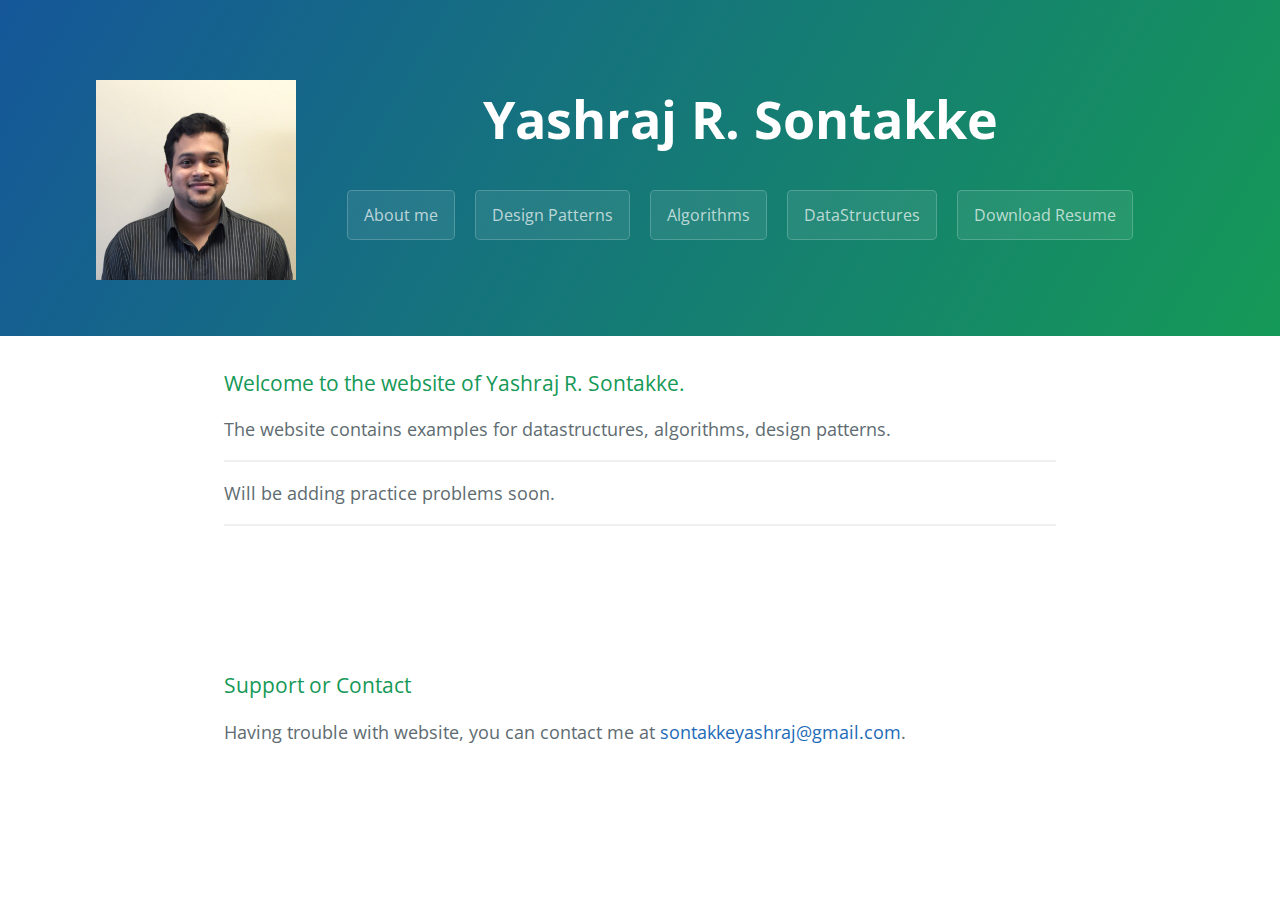
<file: index.html>
<!DOCTYPE html>
<html lang="en-us">
  <head>
    <meta charset="UTF-8">
    <title>Yashraj R. Sontakke</title>
    <meta name="viewport" content="width=device-width, initial-scale=1">
    <link rel="stylesheet" type="text/css" href="stylesheets/normalize.css" media="screen">
    <link href='http://fonts.googleapis.com/css?family=Open+Sans:400,700' rel='stylesheet' type='text/css'>
    <link rel="stylesheet" type="text/css" href="stylesheets/stylesheet.css" media="screen">
    <link rel="stylesheet" type="text/css" href="stylesheets/github-light.css" media="screen">
    
    <link rel="apple-touch-icon" sizes="57x57" href="images/apple-icon-57x57.png">
	<link rel="apple-touch-icon" sizes="60x60" href="images/apple-icon-60x60.png">
	<link rel="apple-touch-icon" sizes="72x72" href="images/apple-icon-72x72.png">
	<link rel="apple-touch-icon" sizes="76x76" href="images/apple-icon-76x76.png">
	<link rel="apple-touch-icon" sizes="114x114" href="images/apple-icon-114x114.png">
	<link rel="apple-touch-icon" sizes="120x120" href="images/apple-icon-120x120.png">
	<link rel="apple-touch-icon" sizes="144x144" href="images/apple-icon-144x144.png">
	<link rel="apple-touch-icon" sizes="152x152" href="images/apple-icon-152x152.png">
	<link rel="apple-touch-icon" sizes="180x180" href="images/apple-icon-180x180.png">
	<link rel="icon" type="image/png" sizes="192x192"  href="images/android-icon-192x192.png">
	<link rel="icon" type="image/png" sizes="32x32" href="images/favicon-32x32.png">
	<link rel="icon" type="image/png" sizes="96x96" href="images/favicon-96x96.png">
	<link rel="icon" type="image/png" sizes="16x16" href="images/favicon-16x16.png">
	<link rel="manifest" href="images/manifest.json">
	<meta name="msapplication-TileColor" content="#ffffff">
	<meta name="msapplication-TileImage" content="images/ms-icon-144x144.png">
	<meta name="theme-color" content="#ffffff">
  </head>
  <body>
    <section class="page-header">
      <img src="images/yashraj.png" alt="Yashraj Pic" draggable="false" height="200" width="200" align="left">
      <h1 class="project-name">Yashraj R. Sontakke</h1>
      <h2 class="project-tagline"></h2>
      <a href="about.html" class="btn">About me</a>
      <a href="designPatterns.html" class="btn">Design Patterns</a>
      <a href="algorithms.html" class="btn">Algorithms</a>
      <a href="dataStructures.html" class="btn">DataStructures</a>
      <a href="https://raw.githubusercontent.com/yashrajrs/yashrajrs.github.io/master/Resume_Yashraj_R_Sontakke.pdf" class="btn">Download Resume</a>
      
    </section>
    </section>

    <section class="main-content">
      <h3>
<a id="welcome-to-the-website-of-yashraj-r-sontakke" class="anchor" href="#welcome-to-the-website-of-yashraj-r-sontakke" aria-hidden="true"><span class="octicon octicon-link"></span></a>Welcome to the website of Yashraj R. Sontakke.</h3>

<p>The website contains examples for datastructures, algorithms, design patterns.</p>

<hr>

<p> Will be adding practice problems soon.</p>

<hr>

<script async src="//pagead2.googlesyndication.com/pagead/js/adsbygoogle.js"></script>
<!-- LeaderBoard -->
<ins class="adsbygoogle"
     style="display:inline-block;width:728px;height:90px"
     data-ad-client="ca-pub-9006361687954760"
     data-ad-slot="6288368934"></ins>
<script>
(adsbygoogle = window.adsbygoogle || []).push({});
</script>

<h3>
<a id="support-or-contact" class="anchor" href="#support-or-contact" aria-hidden="true"><span class="octicon octicon-link"></span></a>Support or Contact</h3>

<p>Having trouble with website, you can contact me at <a href="mailto:sontakkeyashraj@gmail.com">sontakkeyashraj@gmail.com</a>.</p>


    </section>
<script type="text/javascript">
            var gaJsHost = (("https:" == document.location.protocol) ? "https://ssl." : "http://www.");
            document.write(unescape("%3Cscript src='" + gaJsHost + "google-analytics.com/ga.js' type='text/javascript'%3E%3C/script%3E"));
          </script>
          <script type="text/javascript">
            try {
              var pageTracker = _gat._getTracker("UA-63980511-1");
            pageTracker._trackPageview();
            } catch(err) {}
          </script>
  
  </body>
</html>
</file>
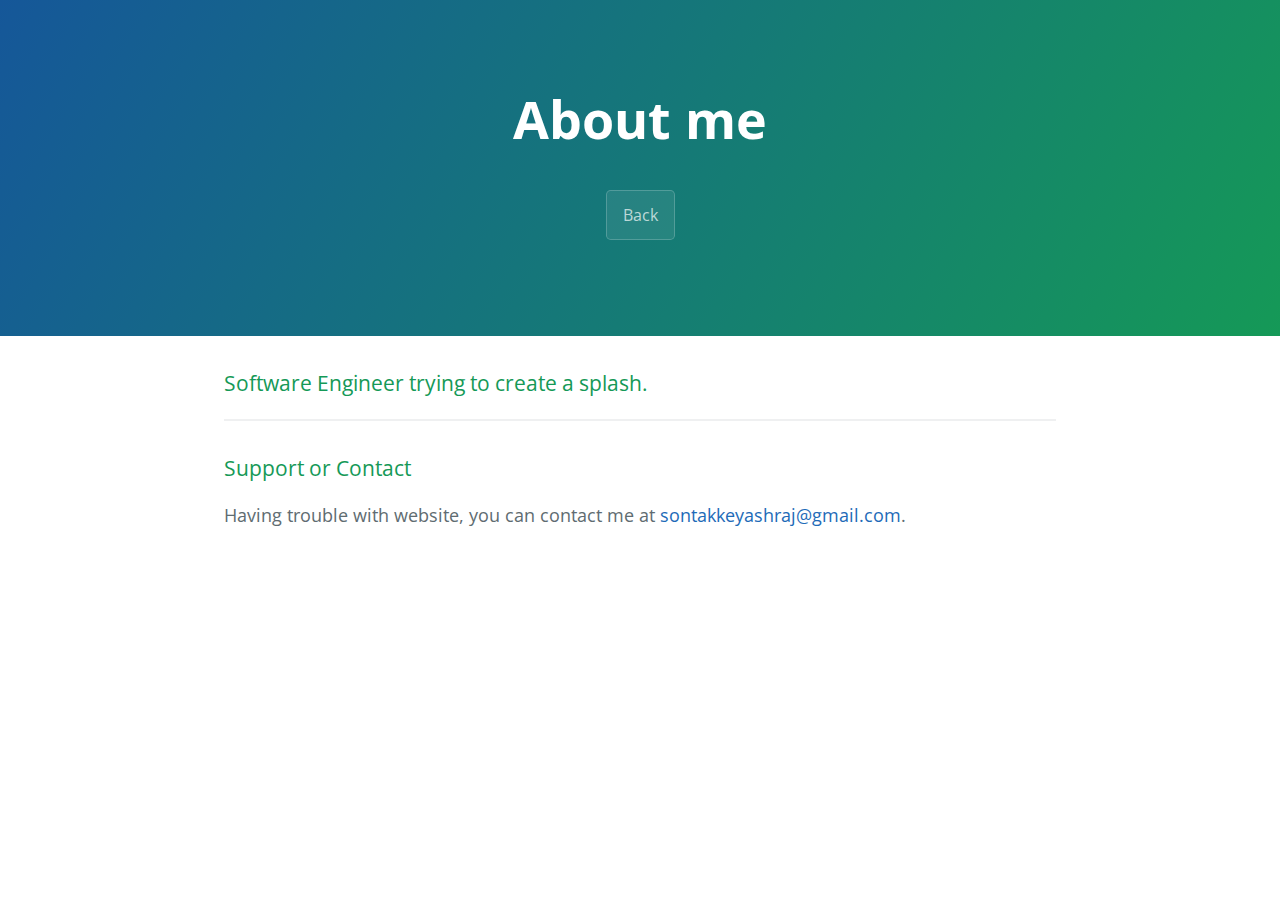
<file: about.html>
<!DOCTYPE html>
<html lang="en-us">
  <head>
    <meta charset="UTF-8">
    <title>Yashraj R. Sontakke</title>
    <meta name="viewport" content="width=device-width, initial-scale=1">
    <link rel="stylesheet" type="text/css" href="stylesheets/normalize.css" media="screen">
    <link href='http://fonts.googleapis.com/css?family=Open+Sans:400,700' rel='stylesheet' type='text/css'>
    <link rel="stylesheet" type="text/css" href="stylesheets/stylesheet.css" media="screen">
    <link rel="stylesheet" type="text/css" href="stylesheets/github-light.css" media="screen">
    
    <link rel="apple-touch-icon" sizes="57x57" href="images/apple-icon-57x57.png">
	<link rel="apple-touch-icon" sizes="60x60" href="images/apple-icon-60x60.png">
	<link rel="apple-touch-icon" sizes="72x72" href="images/apple-icon-72x72.png">
	<link rel="apple-touch-icon" sizes="76x76" href="images/apple-icon-76x76.png">
	<link rel="apple-touch-icon" sizes="114x114" href="images/apple-icon-114x114.png">
	<link rel="apple-touch-icon" sizes="120x120" href="images/apple-icon-120x120.png">
	<link rel="apple-touch-icon" sizes="144x144" href="images/apple-icon-144x144.png">
	<link rel="apple-touch-icon" sizes="152x152" href="images/apple-icon-152x152.png">
	<link rel="apple-touch-icon" sizes="180x180" href="images/apple-icon-180x180.png">
	<link rel="icon" type="image/png" sizes="192x192"  href="images/android-icon-192x192.png">
	<link rel="icon" type="image/png" sizes="32x32" href="images/favicon-32x32.png">
	<link rel="icon" type="image/png" sizes="96x96" href="images/favicon-96x96.png">
	<link rel="icon" type="image/png" sizes="16x16" href="images/favicon-16x16.png">
	<link rel="manifest" href="images/manifest.json">
	<meta name="msapplication-TileColor" content="#ffffff">
	<meta name="msapplication-TileImage" content="images/ms-icon-144x144.png">
	<meta name="theme-color" content="#ffffff">
  </head>
  <body>
    <section class="page-header">
      <h1 class="project-name">About me</h1>
      <h2 class="project-tagline"></h2>
      <a href="index.html" class="btn">Back</a>
       
    </section>
    </section>

    <section class="main-content">
      <h3>

<p>Software Engineer trying to create a splash.</p>

<hr>


<h3>
<a id="support-or-contact" class="anchor" href="#support-or-contact" aria-hidden="true"><span class="octicon octicon-link"></span></a>Support or Contact</h3>

<p>Having trouble with website, you can contact me at <a href="mailto:sontakkeyashraj@gmail.com">sontakkeyashraj@gmail.com</a>.</p>

<script async src="//pagead2.googlesyndication.com/pagead/js/adsbygoogle.js"></script>
<!-- LeaderBoard -->
<ins class="adsbygoogle"
     style="display:inline-block;width:728px;height:90px"
     data-ad-client="ca-pub-9006361687954760"
     data-ad-slot="6288368934"></ins>
<script>
(adsbygoogle = window.adsbygoogle || []).push({});
</script>

    </section>
<script type="text/javascript">
            var gaJsHost = (("https:" == document.location.protocol) ? "https://ssl." : "http://www.");
            document.write(unescape("%3Cscript src='" + gaJsHost + "google-analytics.com/ga.js' type='text/javascript'%3E%3C/script%3E"));
          </script>
          <script type="text/javascript">
            try {
              var pageTracker = _gat._getTracker("UA-63980511-1");
            pageTracker._trackPageview();
            } catch(err) {}
          </script>
  
  </body>
</html>
</file>
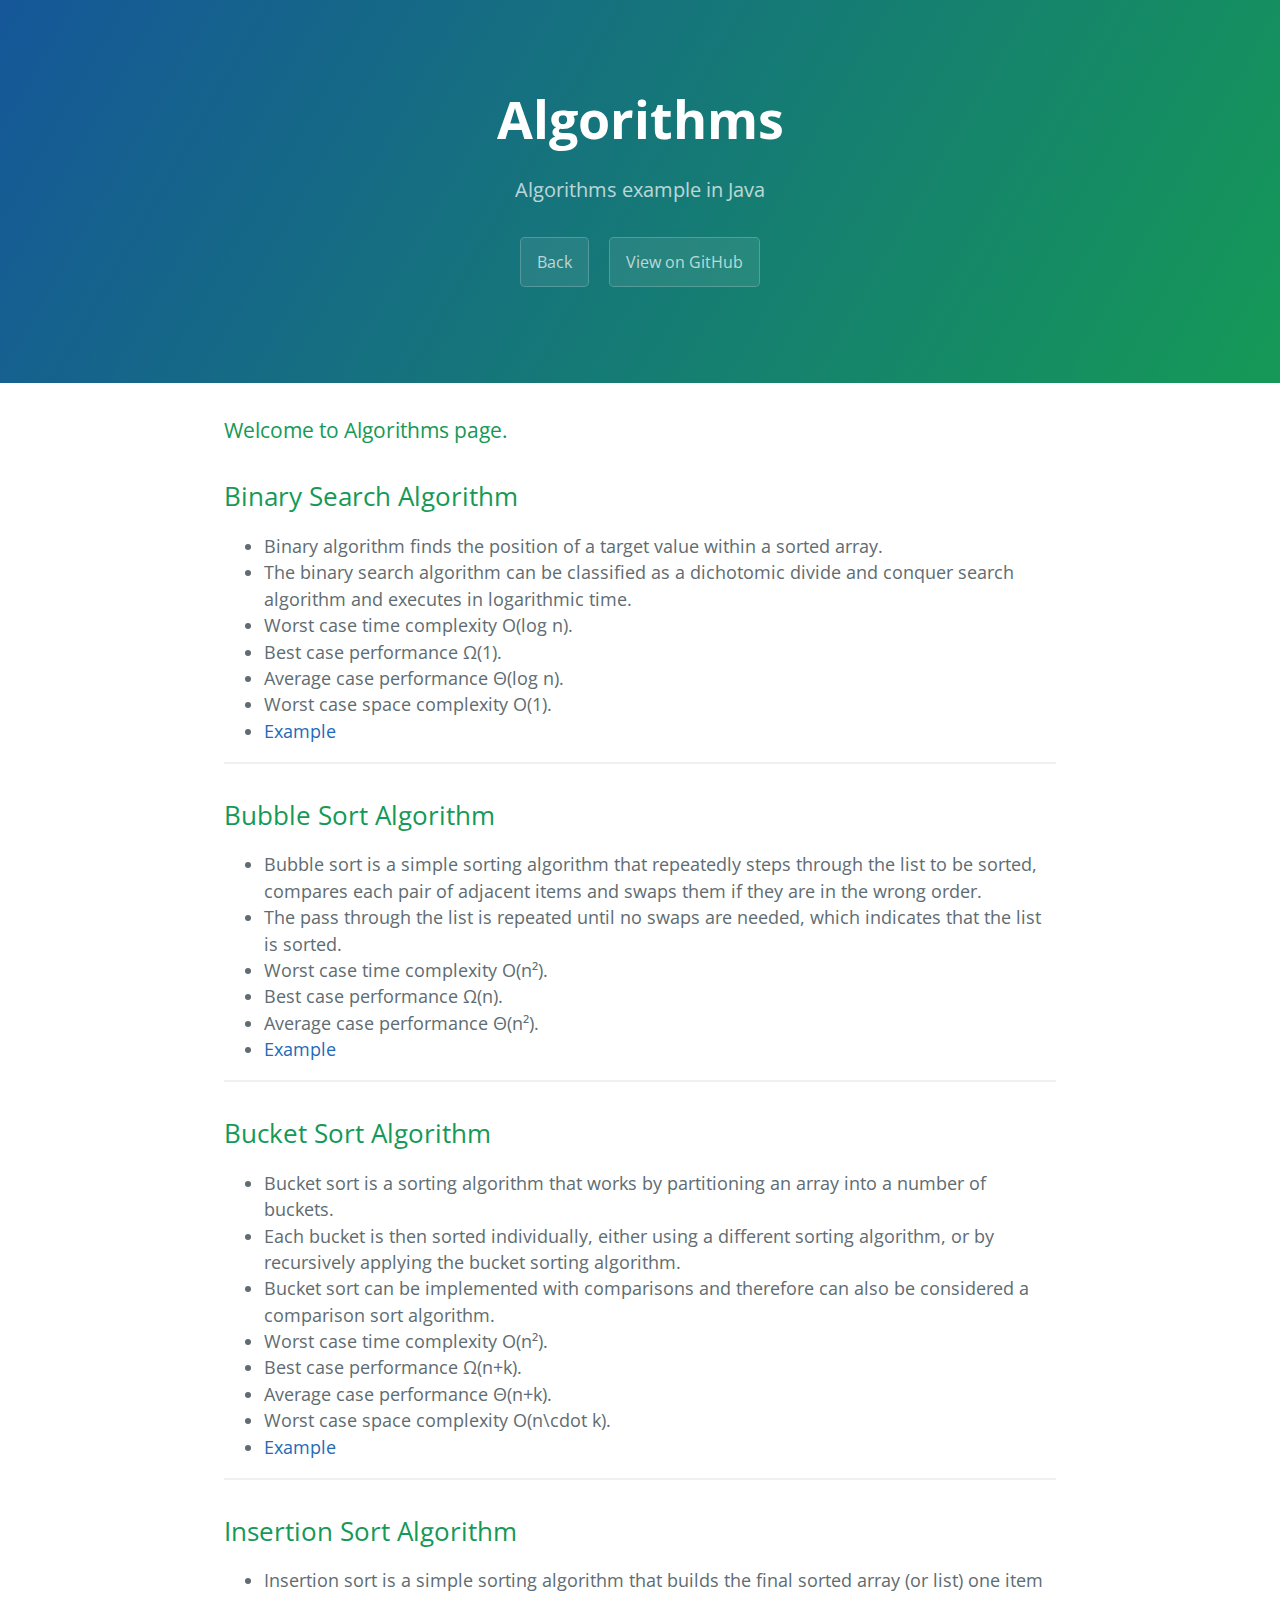
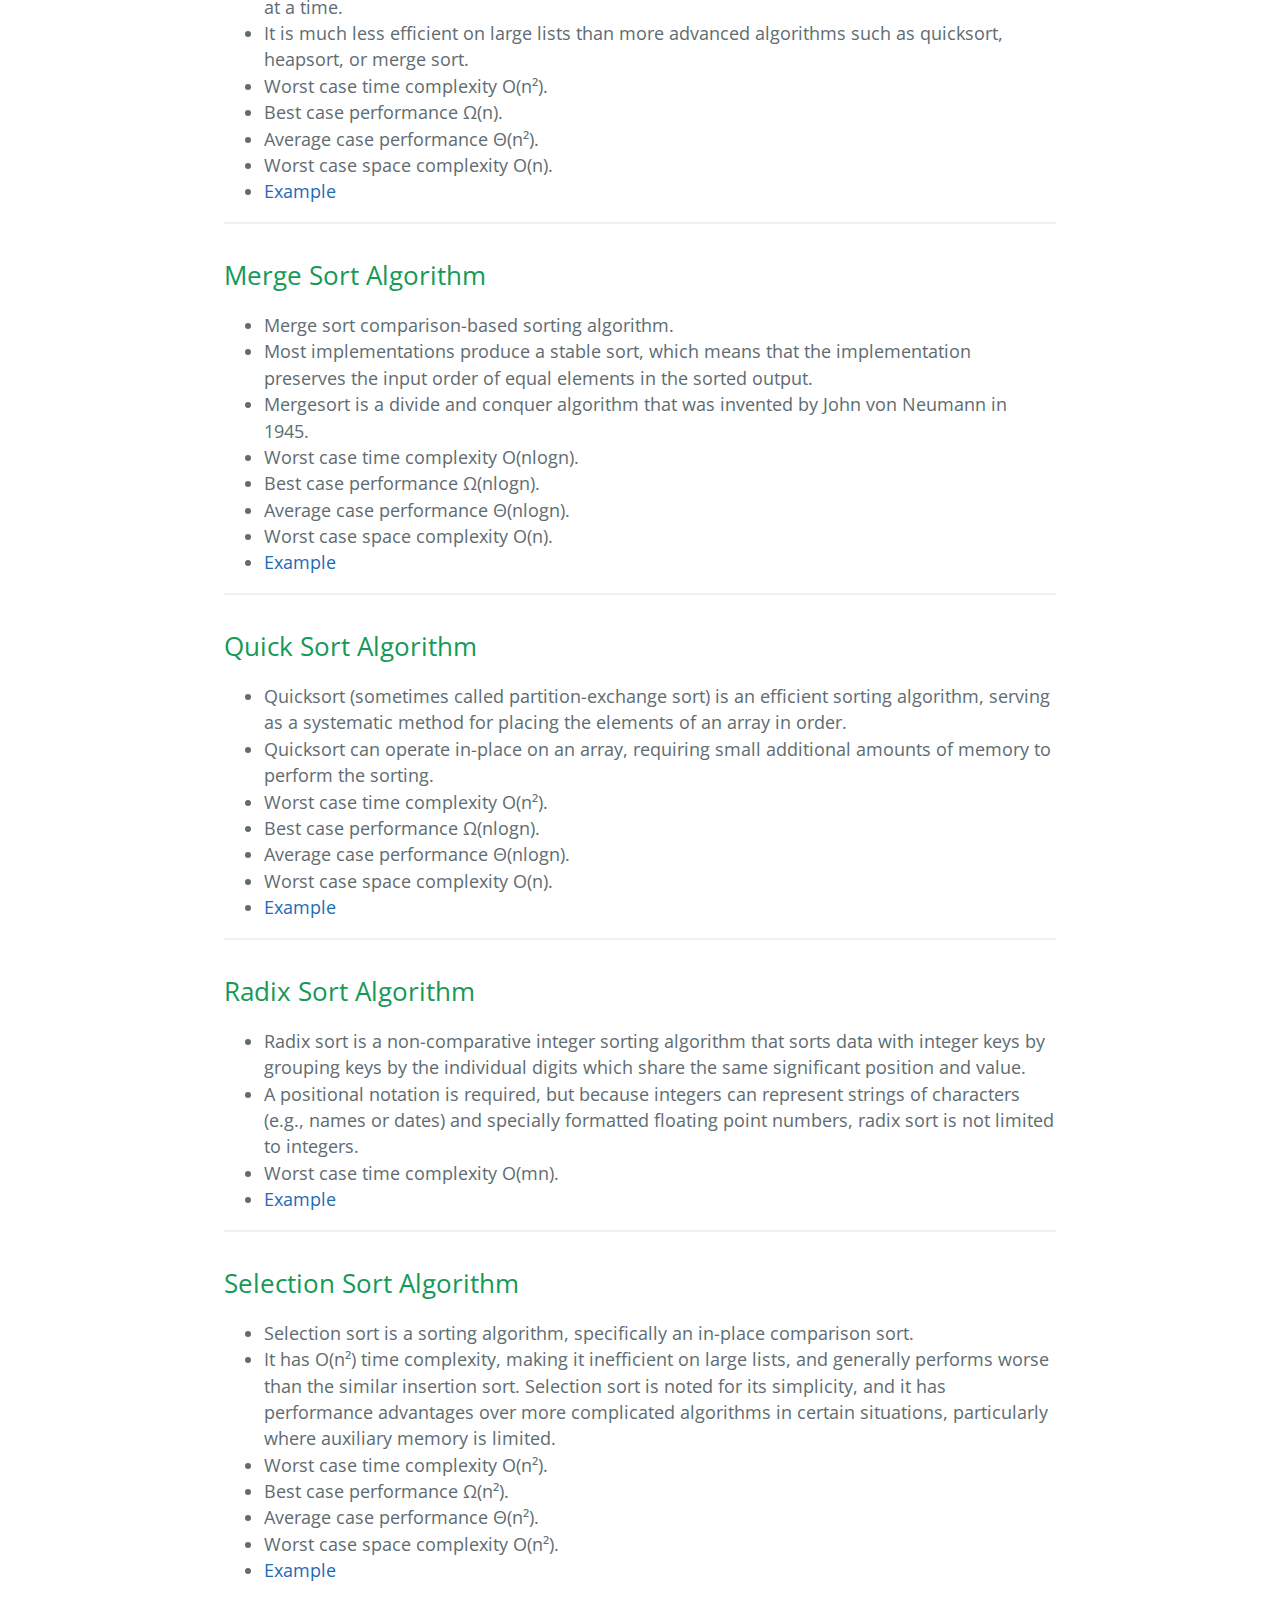
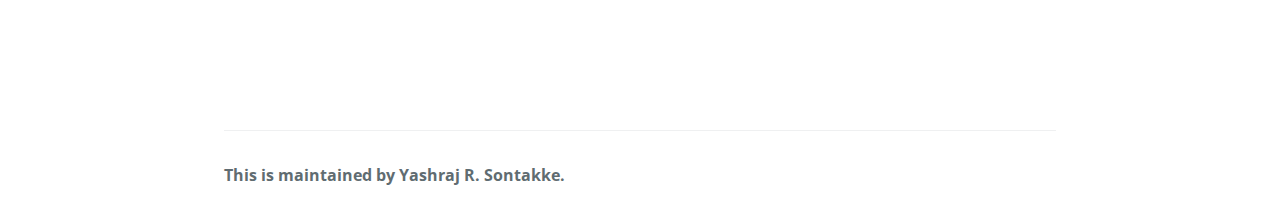
<file: algorithms.html>
<!DOCTYPE html>
<html lang="en-us">
  <head>
    <meta charset="UTF-8">
    <title>Algorithms by yashrajrs</title>
    <meta name="viewport" content="width=device-width, initial-scale=1">
    <link rel="stylesheet" type="text/css" href="stylesheets/normalize.css" media="screen">
    <link href='http://fonts.googleapis.com/css?family=Open+Sans:400,700' rel='stylesheet' type='text/css'>
    <link rel="stylesheet" type="text/css" href="stylesheets/stylesheet.css" media="screen">
    <link rel="stylesheet" type="text/css" href="stylesheets/github-light.css" media="screen">
    
   <link rel="apple-touch-icon" sizes="57x57" href="images/apple-icon-57x57.png">
	<link rel="apple-touch-icon" sizes="60x60" href="images/apple-icon-60x60.png">
	<link rel="apple-touch-icon" sizes="72x72" href="images/apple-icon-72x72.png">
	<link rel="apple-touch-icon" sizes="76x76" href="images/apple-icon-76x76.png">
	<link rel="apple-touch-icon" sizes="114x114" href="images/apple-icon-114x114.png">
	<link rel="apple-touch-icon" sizes="120x120" href="images/apple-icon-120x120.png">
	<link rel="apple-touch-icon" sizes="144x144" href="images/apple-icon-144x144.png">
	<link rel="apple-touch-icon" sizes="152x152" href="images/apple-icon-152x152.png">
	<link rel="apple-touch-icon" sizes="180x180" href="images/apple-icon-180x180.png">
	<link rel="icon" type="image/png" sizes="192x192"  href="images/android-icon-192x192.png">
	<link rel="icon" type="image/png" sizes="32x32" href="images/favicon-32x32.png">
	<link rel="icon" type="image/png" sizes="96x96" href="images/favicon-96x96.png">
	<link rel="icon" type="image/png" sizes="16x16" href="images/favicon-16x16.png">
	<link rel="manifest" href="images/manifest.json">
	<meta name="msapplication-TileColor" content="#ffffff">
	<meta name="msapplication-TileImage" content="images/ms-icon-144x144.png">
	<meta name="theme-color" content="#ffffff">
  </head>
  <body>
    <section class="page-header">
      <h1 class="project-name">Algorithms</h1>
      <h2 class="project-tagline">Algorithms example in Java</h2>
      <a href="index.html" class="btn">Back</a>
      <a href="https://github.com/yashrajrs/AlgosAndDSInJava/tree/master/src/main/java/practice/algorithms" class="btn">View on GitHub</a>
    </section>

    <section class="main-content">
      <h3>
<a id="welcome-to-algorithms-page" class="anchor" href="#welcome-to-algorithms-page" aria-hidden="true"><span class="octicon octicon-link"></span></a>Welcome to Algorithms page.</h3>

<h2>
<a id="binary-search-algorithm" class="anchor" href="#binary-search-algorithm" aria-hidden="true"><span class="octicon octicon-link"></span></a>Binary Search Algorithm</h2>

<ul>
<li>Binary algorithm finds the position of a target value within a sorted array. </li>
<li>The binary search algorithm can be classified as a dichotomic divide and conquer search algorithm and executes in logarithmic time.</li>
<li>Worst case time complexity O(log n).</li>
<li>Best case performance Ω(1).</li>
<li>Average case performance Θ(log n).</li>
<li>Worst case space complexity O(1).</li>
<li><a href="https://github.com/yashrajrs/AlgosAndDSInJava/blob/master/src/main/java/practice/algorithms/BinarySearch.java">Example</a></li>
</ul>

<hr>

<h2>
<a id="bubble-sort-algorithm" class="anchor" href="#bubble-sort-algorithm" aria-hidden="true"><span class="octicon octicon-link"></span></a>Bubble Sort Algorithm</h2>

<ul>
<li>Bubble sort is a simple sorting algorithm that repeatedly steps through the list to be sorted, compares each pair of adjacent items and swaps them if they are in the wrong order. </li>
<li>The pass through the list is repeated until no swaps are needed, which indicates that the list is sorted. </li>
<li>Worst case time complexity O(n²).</li>
<li>Best case performance Ω(n).</li>
<li>Average case performance Θ(n²).</li>
<li><a href="https://github.com/yashrajrs/AlgosAndDSInJava/blob/master/src/main/java/practice/algorithms/BubbleSort.java">Example</a></li>
</ul>

<hr>

<h2>
<a id="bucket-sort-algorithm" class="anchor" href="#bucket-sort-algorithm" aria-hidden="true"><span class="octicon octicon-link"></span></a>Bucket Sort Algorithm</h2>

<ul>
<li>Bucket sort is a sorting algorithm that works by partitioning an array into a number of buckets. </li>
<li>Each bucket is then sorted individually, either using a different sorting algorithm, or by recursively applying the bucket sorting algorithm.</li>
<li>Bucket sort can be implemented with comparisons and therefore can also be considered a comparison sort algorithm.</li>
<li>Worst case time complexity O(n²).</li>
<li>Best case performance Ω(n+k).</li>
<li>Average case performance Θ(n+k).</li>
<li>Worst case space complexity O(n\cdot k).</li>
<li><a href="https://github.com/yashrajrs/AlgosAndDSInJava/blob/master/src/main/java/practice/algorithms/BucketSort.java">Example</a></li>
</ul>

<hr>

<h2>
<a id="insertion-sort-algorithm" class="anchor" href="#insertion-sort-algorithm" aria-hidden="true"><span class="octicon octicon-link"></span></a>Insertion Sort Algorithm</h2>

<ul>
<li>Insertion sort is a simple sorting algorithm that builds the final sorted array (or list) one item at a time. </li>
<li>It is much less efficient on large lists than more advanced algorithms such as quicksort, heapsort, or merge sort.</li>
<li>Worst case time complexity O(n²).</li>
<li>Best case performance Ω(n).</li>
<li>Average case performance Θ(n²).</li>
<li>Worst case space complexity O(n).</li>
<li><a href="https://github.com/yashrajrs/AlgosAndDSInJava/blob/master/src/main/java/practice/algorithms/InsertionSort.java">Example</a></li>
</ul>

<hr>

<h2>
<a id="merge-sort-algorithm" class="anchor" href="#merge-sort-algorithm" aria-hidden="true"><span class="octicon octicon-link"></span></a>Merge Sort Algorithm</h2>

<ul>
<li>Merge sort comparison-based sorting algorithm. </li>
<li>Most implementations produce a stable sort, which means that the implementation preserves the input order of equal elements in the sorted output. </li>
<li>Mergesort is a divide and conquer algorithm that was invented by John von Neumann in 1945.</li>
<li>Worst case time complexity O(nlogn).</li>
<li>Best case performance Ω(nlogn).</li>
<li>Average case performance Θ(nlogn).</li>
<li>Worst case space complexity O(n).</li>
<li><a href="https://github.com/yashrajrs/AlgosAndDSInJava/blob/master/src/main/java/practice/algorithms/MergeSort.java">Example</a></li>
</ul>

<hr>

<h2>
<a id="quick-sort-algorithm" class="anchor" href="#quick-sort-algorithm" aria-hidden="true"><span class="octicon octicon-link"></span></a>Quick Sort Algorithm</h2>

<ul>
<li>Quicksort (sometimes called partition-exchange sort) is an efficient sorting algorithm, serving as a systematic method for placing the elements of an array in order.</li>
<li>Quicksort can operate in-place on an array, requiring small additional amounts of memory to perform the sorting.</li>
<li>Worst case time complexity O(n²).</li>
<li>Best case performance Ω(nlogn).</li>
<li>Average case performance Θ(nlogn).</li>
<li>Worst case space complexity O(n).</li>
<li><a href="https://github.com/yashrajrs/AlgosAndDSInJava/blob/master/src/main/java/practice/algorithms/QuickSort.java">Example</a></li>
</ul>

<hr>

<h2>
<a id="radix-sort-algorithm" class="anchor" href="#radix-sort-algorithm" aria-hidden="true"><span class="octicon octicon-link"></span></a>Radix Sort Algorithm</h2>

<ul>
<li>Radix sort is a non-comparative integer sorting algorithm that sorts data with integer keys by grouping keys by the individual digits which share the same significant position and value. </li>
<li>A positional notation is required, but because integers can represent strings of characters (e.g., names or dates) and specially formatted floating point numbers, radix sort is not limited to integers. </li>
<li>Worst case time complexity O(mn).</li>
<li><a href="https://github.com/yashrajrs/AlgosAndDSInJava/blob/master/src/main/java/practice/algorithms/RadixSort.java">Example</a></li>
</ul>

<hr>

<h2>
<a id="selection-sort-algorithm" class="anchor" href="#selection-sort-algorithm" aria-hidden="true"><span class="octicon octicon-link"></span></a>Selection Sort Algorithm</h2>

<ul>
<li>Selection sort is a sorting algorithm, specifically an in-place comparison sort. </li>
<li>It has O(n²) time complexity, making it inefficient on large lists, and generally performs worse than the similar insertion sort. Selection sort is noted for its simplicity, and it has performance advantages over more complicated algorithms in certain situations, particularly where auxiliary memory is limited.</li>
<li>Worst case time complexity O(n²).</li>
<li>Best case performance Ω(n²).</li>
<li>Average case performance Θ(n²).</li>
<li>Worst case space complexity O(n²).</li>
<li><a href="https://github.com/yashrajrs/AlgosAndDSInJava/blob/master/src/main/java/practice/algorithms/SelectionSort.java">Example</a></li>
</ul>

<script async src="//pagead2.googlesyndication.com/pagead/js/adsbygoogle.js"></script>
<!-- LeaderBoard -->
<ins class="adsbygoogle"
     style="display:inline-block;width:728px;height:90px"
     data-ad-client="ca-pub-9006361687954760"
     data-ad-slot="6288368934"></ins>
<script>
(adsbygoogle = window.adsbygoogle || []).push({});
</script>
      <footer class="site-footer">
        <span class="site-footer-owner">This is maintained by Yashraj R. Sontakke.</span>

         </footer>


    </section>

            <script type="text/javascript">
            var gaJsHost = (("https:" == document.location.protocol) ? "https://ssl." : "http://www.");
            document.write(unescape("%3Cscript src='" + gaJsHost + "google-analytics.com/ga.js' type='text/javascript'%3E%3C/script%3E"));
          </script>
          <script type="text/javascript">
            try {
              var pageTracker = _gat._getTracker("UA-63980511-1");
            pageTracker._trackPageview();
            } catch(err) {}
          </script>

  </body>
</html>
</file>
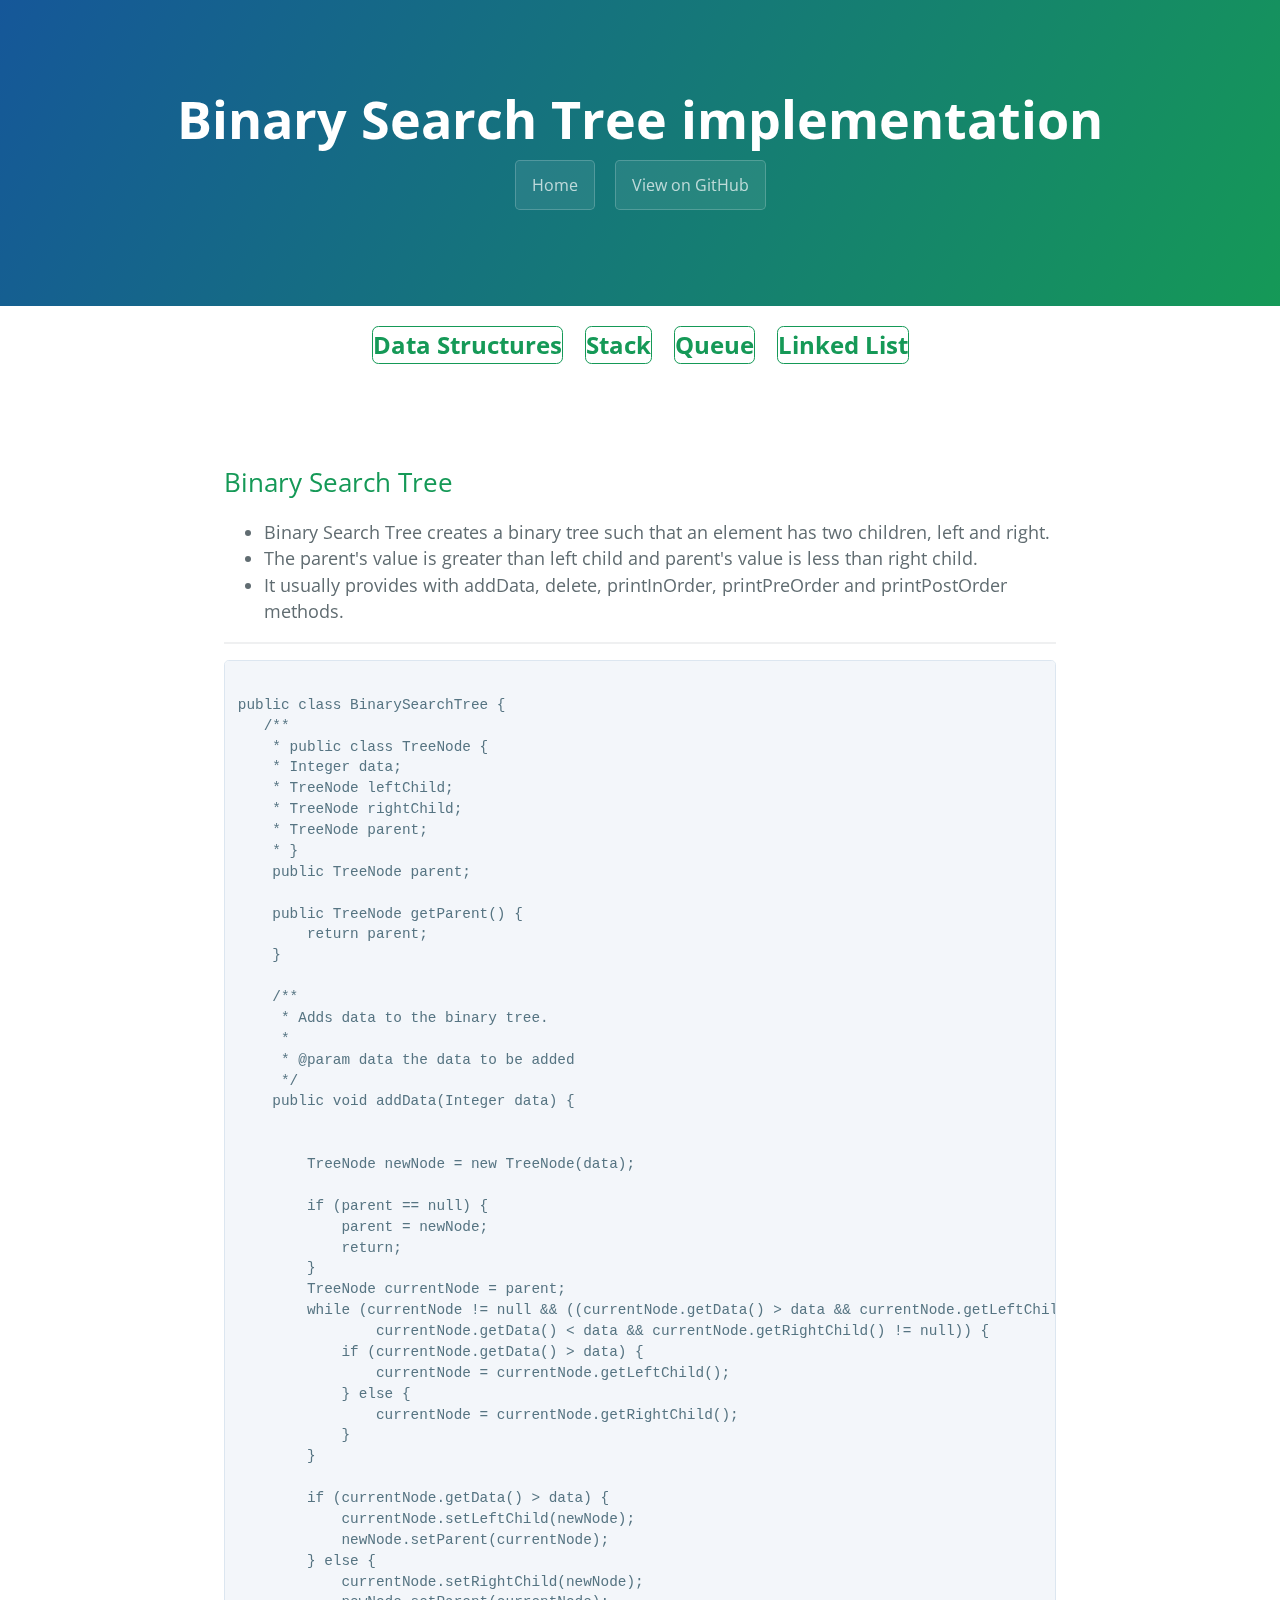
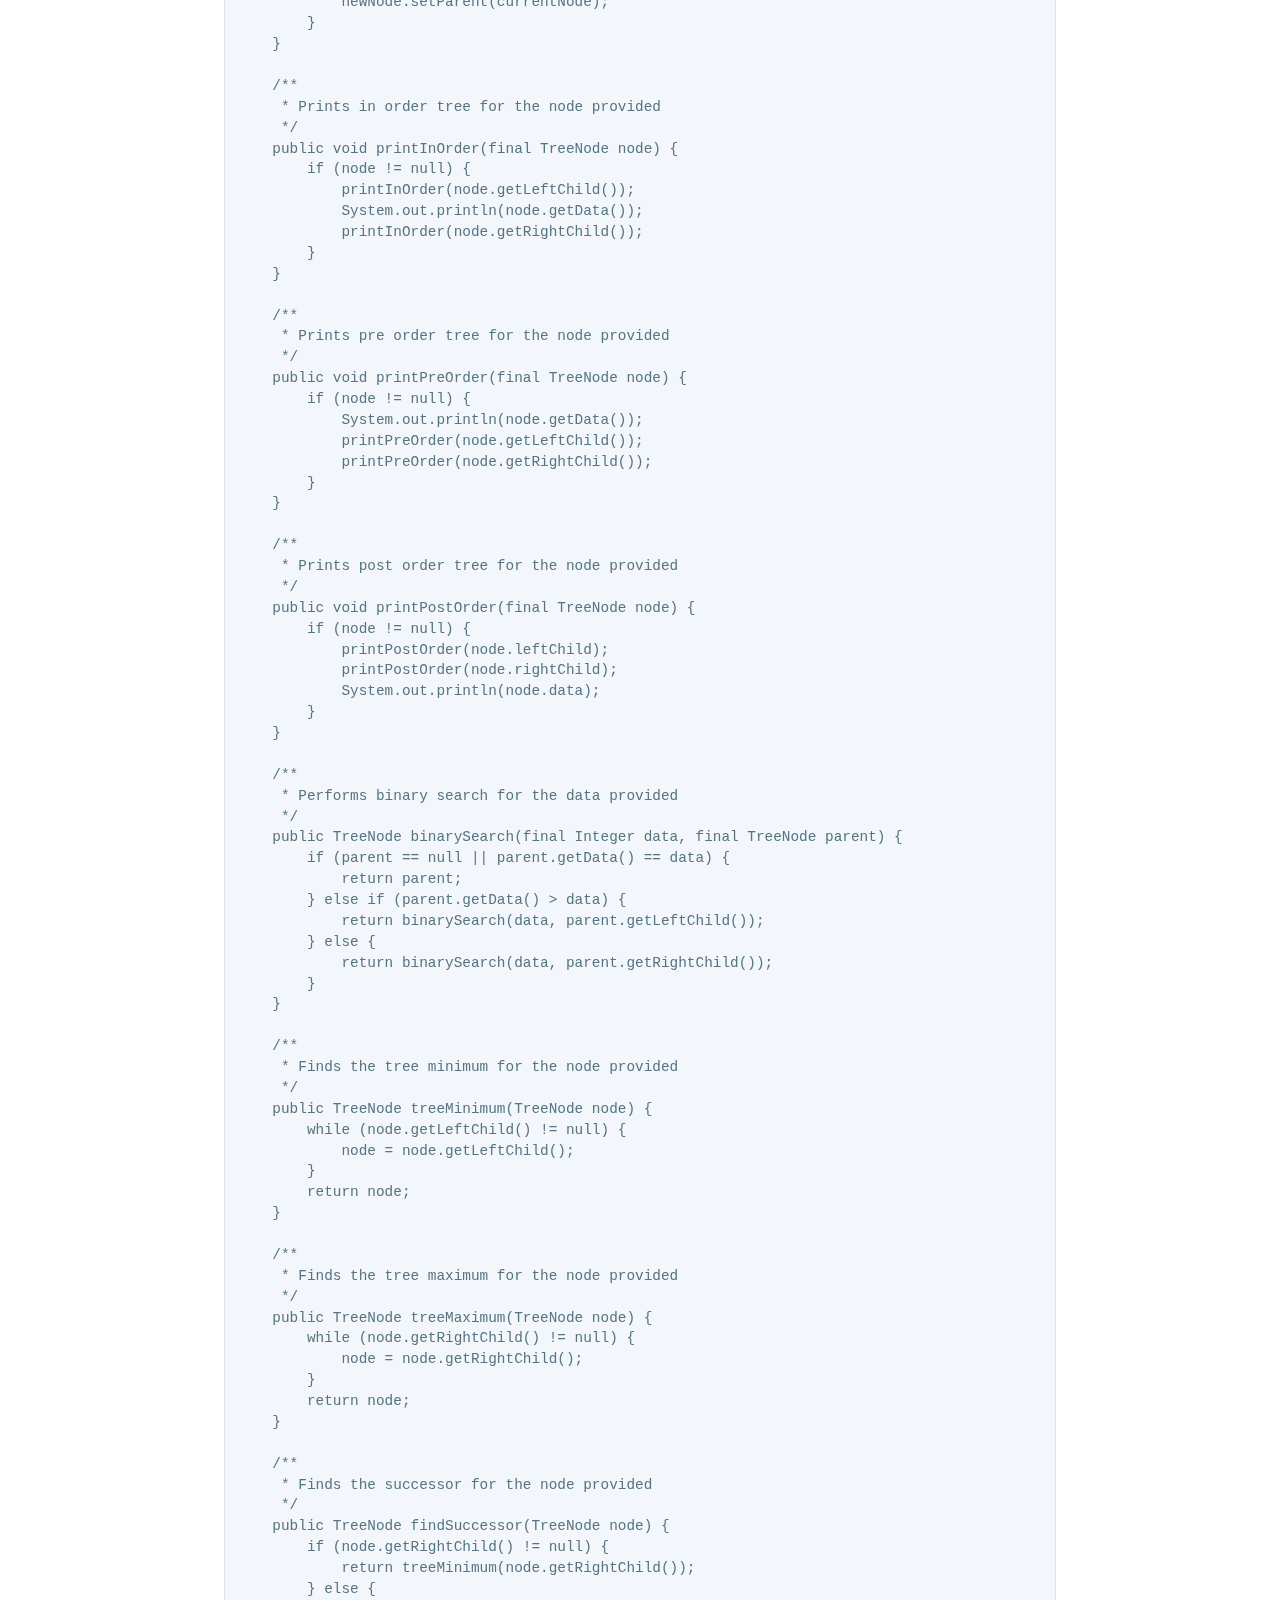
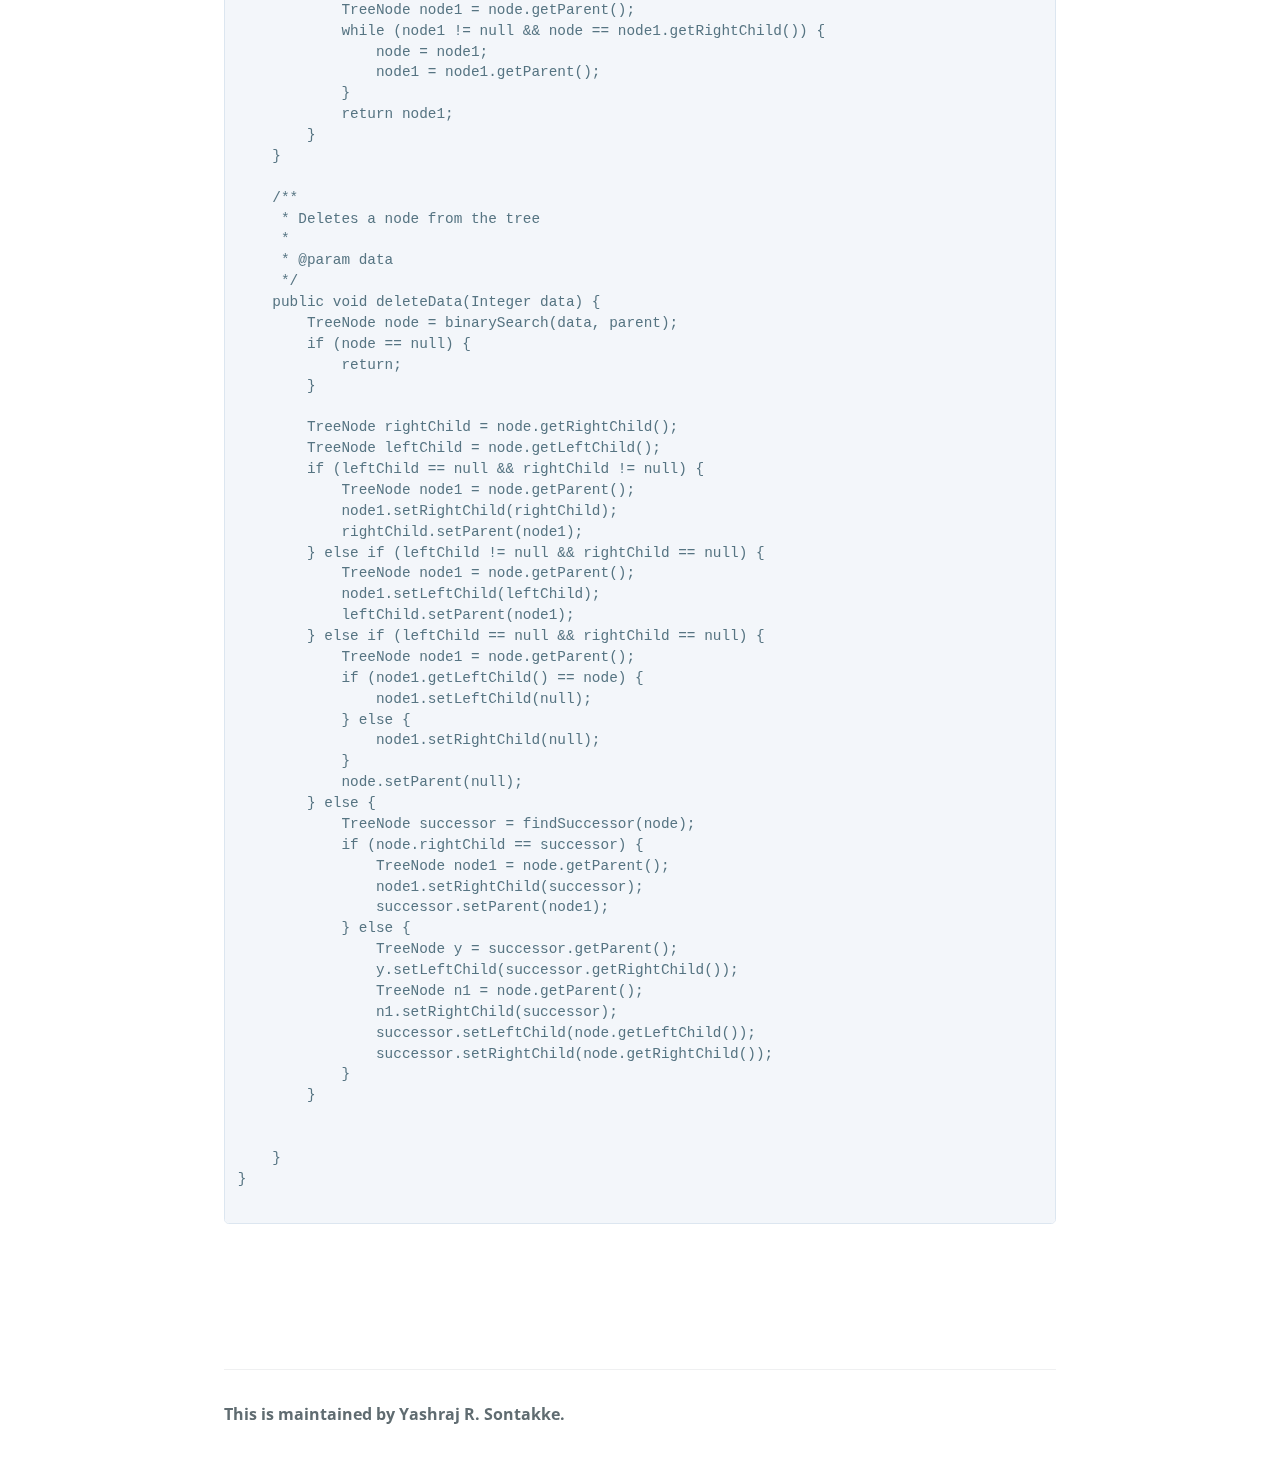
<file: binarySearchTree.html>
<!DOCTYPE html>
<html lang="en-us">
  <head>
    <meta charset="UTF-8">
    <title>Binary Search Tree</title>
    <meta name="viewport" content="width=device-width, initial-scale=1">
    <link rel="stylesheet" type="text/css" href="stylesheets/normalize.css" media="screen">
    <link href='http://fonts.googleapis.com/css?family=Open+Sans:400,700' rel='stylesheet' type='text/css'>
    <link rel="stylesheet" type="text/css" href="stylesheets/stylesheet.css" media="screen">
    <link rel="stylesheet" type="text/css" href="stylesheets/github-light.css" media="screen">
    
    <link rel="apple-touch-icon" sizes="57x57" href="images/apple-icon-57x57.png">
	<link rel="apple-touch-icon" sizes="60x60" href="images/apple-icon-60x60.png">
	<link rel="apple-touch-icon" sizes="72x72" href="images/apple-icon-72x72.png">
	<link rel="apple-touch-icon" sizes="76x76" href="images/apple-icon-76x76.png">
	<link rel="apple-touch-icon" sizes="114x114" href="images/apple-icon-114x114.png">
	<link rel="apple-touch-icon" sizes="120x120" href="images/apple-icon-120x120.png">
	<link rel="apple-touch-icon" sizes="144x144" href="images/apple-icon-144x144.png">
	<link rel="apple-touch-icon" sizes="152x152" href="images/apple-icon-152x152.png">
	<link rel="apple-touch-icon" sizes="180x180" href="images/apple-icon-180x180.png">
	<link rel="icon" type="image/png" sizes="192x192"  href="images/android-icon-192x192.png">
	<link rel="icon" type="image/png" sizes="32x32" href="images/favicon-32x32.png">
	<link rel="icon" type="image/png" sizes="96x96" href="images/favicon-96x96.png">
	<link rel="icon" type="image/png" sizes="16x16" href="images/favicon-16x16.png">
	<link rel="manifest" href="images/manifest.json">
	<meta name="msapplication-TileColor" content="#ffffff">
	<meta name="msapplication-TileImage" content="images/ms-icon-144x144.png">
	<meta name="theme-color" content="#ffffff">
  </head>
  <body>
    <section class="page-header">
      <h1 class="project-name">Binary Search Tree implementation</h1>
      <a href="index.html" class="btn">Home</a>
      <a href="https://github.com/yashrajrs/AlgosAndDSInJava/blob/master/src/main/java/practice/dataStructures/trees/BinarySearchTree.java" class="btn">View on GitHub</a>
    </section>

<section class="page-header1">

      <h2>
      <a href="dataStructures.html" class="btn1">Data Structures</a>
      <a href="stack.html" class="btn1">Stack</a>
      <a href="queue.html" class="btn1">Queue</a>
      <a href="linkedlist.html" class="btn1">Linked List</a>
      </h2>
</section>

    <section class="main-content">
      <h3>

<h2>
<a id="stack" class="anchor" href="#queue" aria-hidden="true"><span class="octicon octicon-link"></span></a>Binary Search Tree</h2>

<ul>
<li>Binary Search Tree creates a binary tree such that an element has two children, left and right.</li>
<li>The parent's value is greater than left child and parent's value is less than right child.</li>
<li>It usually provides with addData, delete, printInOrder, printPreOrder and printPostOrder methods.</li>
</ul>

<hr>

<pre><code>
public class BinarySearchTree {
   /**
    * public class TreeNode {
    * Integer data;
    * TreeNode leftChild;
    * TreeNode rightChild;
    * TreeNode parent;
    * }
    public TreeNode parent;
    
    public TreeNode getParent() {
        return parent;
    }

    /**
     * Adds data to the binary tree.
     *
     * @param data the data to be added
     */
    public void addData(Integer data) {


        TreeNode newNode = new TreeNode(data);

        if (parent == null) {
            parent = newNode;
            return;
        }
        TreeNode currentNode = parent;
        while (currentNode != null && ((currentNode.getData() > data && currentNode.getLeftChild() != null) ||
                currentNode.getData() < data && currentNode.getRightChild() != null)) {
            if (currentNode.getData() > data) {
                currentNode = currentNode.getLeftChild();
            } else {
                currentNode = currentNode.getRightChild();
            }
        }

        if (currentNode.getData() > data) {
            currentNode.setLeftChild(newNode);
            newNode.setParent(currentNode);
        } else {
            currentNode.setRightChild(newNode);
            newNode.setParent(currentNode);
        }
    }

    /**
     * Prints in order tree for the node provided
     */
    public void printInOrder(final TreeNode node) {
        if (node != null) {
            printInOrder(node.getLeftChild());
            System.out.println(node.getData());
            printInOrder(node.getRightChild());
        }
    }

    /**
     * Prints pre order tree for the node provided
     */
    public void printPreOrder(final TreeNode node) {
        if (node != null) {
            System.out.println(node.getData());
            printPreOrder(node.getLeftChild());
            printPreOrder(node.getRightChild());
        }
    }

    /**
     * Prints post order tree for the node provided
     */
    public void printPostOrder(final TreeNode node) {
        if (node != null) {
            printPostOrder(node.leftChild);
            printPostOrder(node.rightChild);
            System.out.println(node.data);
        }
    }

    /**
     * Performs binary search for the data provided
     */
    public TreeNode binarySearch(final Integer data, final TreeNode parent) {
        if (parent == null || parent.getData() == data) {
            return parent;
        } else if (parent.getData() > data) {
            return binarySearch(data, parent.getLeftChild());
        } else {
            return binarySearch(data, parent.getRightChild());
        }
    }

    /**
     * Finds the tree minimum for the node provided
     */
    public TreeNode treeMinimum(TreeNode node) {
        while (node.getLeftChild() != null) {
            node = node.getLeftChild();
        }
        return node;
    }

    /**
     * Finds the tree maximum for the node provided
     */
    public TreeNode treeMaximum(TreeNode node) {
        while (node.getRightChild() != null) {
            node = node.getRightChild();
        }
        return node;
    }

    /**
     * Finds the successor for the node provided
     */
    public TreeNode findSuccessor(TreeNode node) {
        if (node.getRightChild() != null) {
            return treeMinimum(node.getRightChild());
        } else {
            TreeNode node1 = node.getParent();
            while (node1 != null && node == node1.getRightChild()) {
                node = node1;
                node1 = node1.getParent();
            }
            return node1;
        }
    }

    /**
     * Deletes a node from the tree
     *
     * @param data
     */
    public void deleteData(Integer data) {
        TreeNode node = binarySearch(data, parent);
        if (node == null) {
            return;
        }

        TreeNode rightChild = node.getRightChild();
        TreeNode leftChild = node.getLeftChild();
        if (leftChild == null && rightChild != null) {
            TreeNode node1 = node.getParent();
            node1.setRightChild(rightChild);
            rightChild.setParent(node1);
        } else if (leftChild != null && rightChild == null) {
            TreeNode node1 = node.getParent();
            node1.setLeftChild(leftChild);
            leftChild.setParent(node1);
        } else if (leftChild == null && rightChild == null) {
            TreeNode node1 = node.getParent();
            if (node1.getLeftChild() == node) {
                node1.setLeftChild(null);
            } else {
                node1.setRightChild(null);
            }
            node.setParent(null);
        } else {
            TreeNode successor = findSuccessor(node);
            if (node.rightChild == successor) {
                TreeNode node1 = node.getParent();
                node1.setRightChild(successor);
                successor.setParent(node1);
            } else {
                TreeNode y = successor.getParent();
                y.setLeftChild(successor.getRightChild());
                TreeNode n1 = node.getParent();
                n1.setRightChild(successor);
                successor.setLeftChild(node.getLeftChild());
                successor.setRightChild(node.getRightChild());
            }
        }


    }
}    

</code></pre>

<script async src="//pagead2.googlesyndication.com/pagead/js/adsbygoogle.js"></script>
<!-- LeaderBoard -->
<ins class="adsbygoogle"
     style="display:inline-block;width:728px;height:90px"
     data-ad-client="ca-pub-9006361687954760"
     data-ad-slot="6288368934"></ins>
<script>
(adsbygoogle = window.adsbygoogle || []).push({});
</script>

      <footer class="site-footer">
        <span class="site-footer-owner">This is maintained by Yashraj R. Sontakke.</span>
        </footer>

    </section>

            <script type="text/javascript">
            var gaJsHost = (("https:" == document.location.protocol) ? "https://ssl." : "http://www.");
            document.write(unescape("%3Cscript src='" + gaJsHost + "google-analytics.com/ga.js' type='text/javascript'%3E%3C/script%3E"));
          </script>
          <script type="text/javascript">
            try {
              var pageTracker = _gat._getTracker("UA-63980511-1");
            pageTracker._trackPageview();
            } catch(err) {}
          </script>

  </body>
</html>
</file>
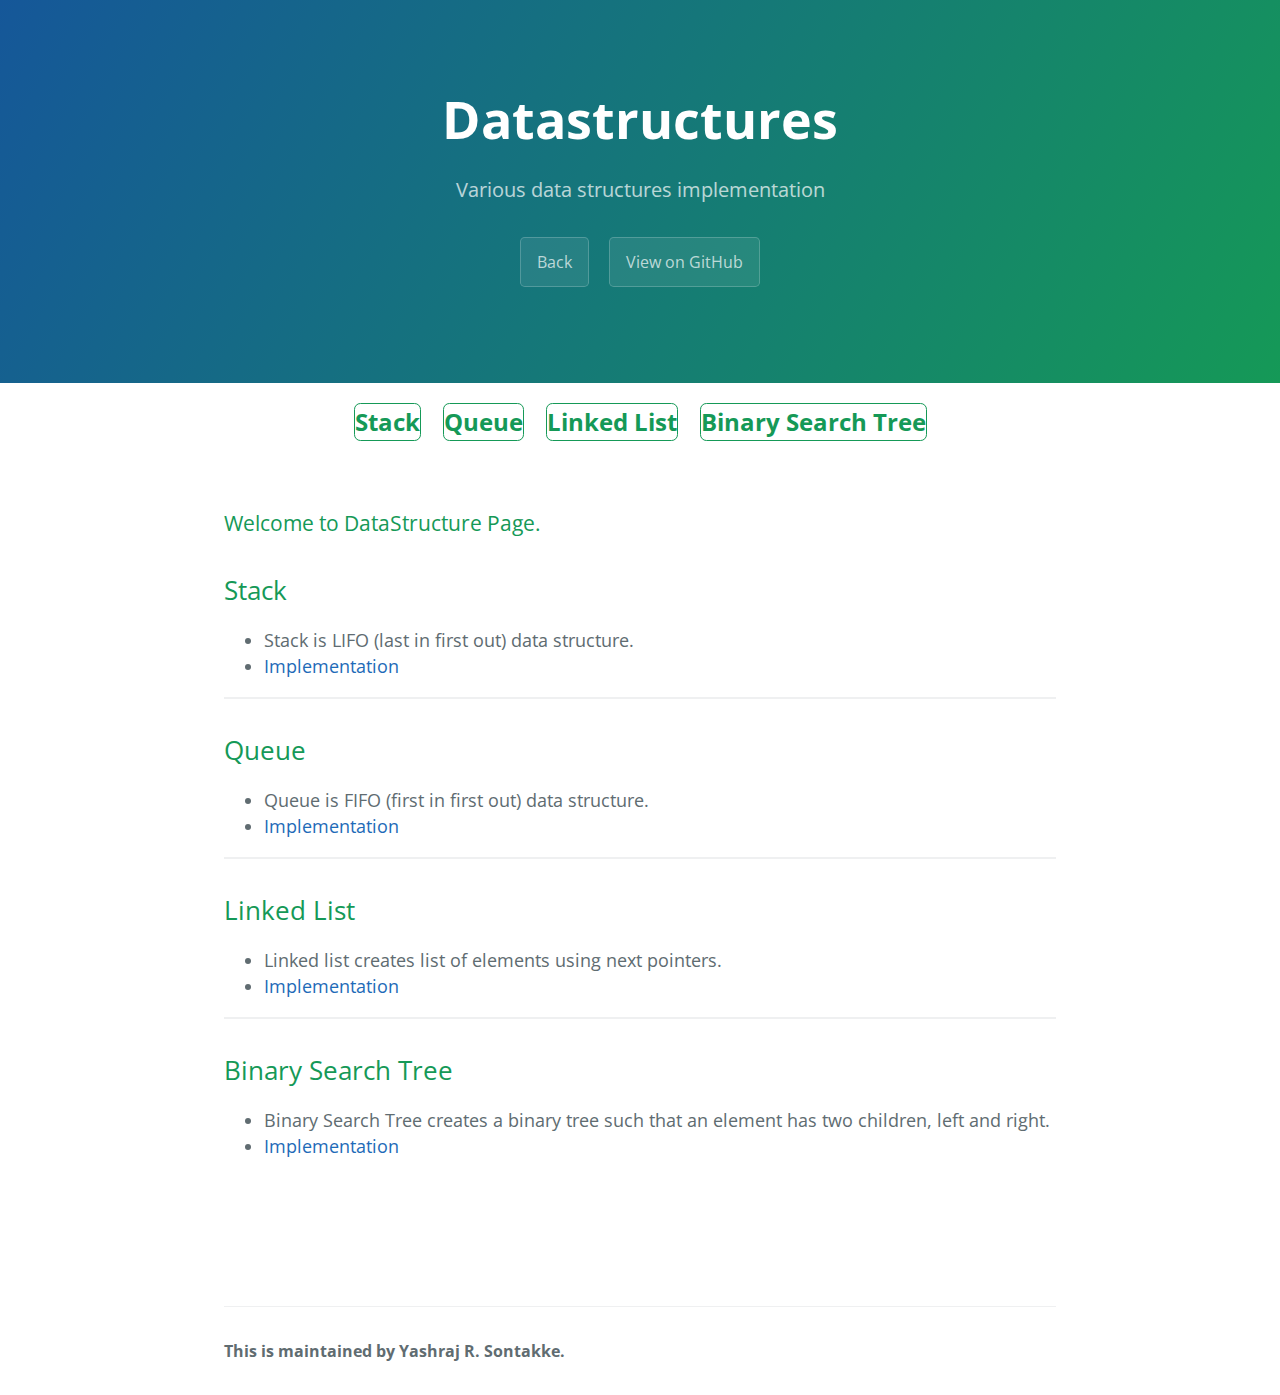
<file: dataStructures.html>
<!DOCTYPE html>
<html lang="en-us">
  <head>
    <meta charset="UTF-8">
    <title>Datastructures by yashrajrs</title>
    <meta name="viewport" content="width=device-width, initial-scale=1">
    <link rel="stylesheet" type="text/css" href="stylesheets/normalize.css" media="screen">
    <link href='http://fonts.googleapis.com/css?family=Open+Sans:400,700' rel='stylesheet' type='text/css'>
    <link rel="stylesheet" type="text/css" href="stylesheets/stylesheet.css" media="screen">
    <link rel="stylesheet" type="text/css" href="stylesheets/github-light.css" media="screen">
    
    <link rel="apple-touch-icon" sizes="57x57" href="images/apple-icon-57x57.png">
	<link rel="apple-touch-icon" sizes="60x60" href="images/apple-icon-60x60.png">
	<link rel="apple-touch-icon" sizes="72x72" href="images/apple-icon-72x72.png">
	<link rel="apple-touch-icon" sizes="76x76" href="images/apple-icon-76x76.png">
	<link rel="apple-touch-icon" sizes="114x114" href="images/apple-icon-114x114.png">
	<link rel="apple-touch-icon" sizes="120x120" href="images/apple-icon-120x120.png">
	<link rel="apple-touch-icon" sizes="144x144" href="images/apple-icon-144x144.png">
	<link rel="apple-touch-icon" sizes="152x152" href="images/apple-icon-152x152.png">
	<link rel="apple-touch-icon" sizes="180x180" href="images/apple-icon-180x180.png">
	<link rel="icon" type="image/png" sizes="192x192"  href="images/android-icon-192x192.png">
	<link rel="icon" type="image/png" sizes="32x32" href="images/favicon-32x32.png">
	<link rel="icon" type="image/png" sizes="96x96" href="images/favicon-96x96.png">
	<link rel="icon" type="image/png" sizes="16x16" href="images/favicon-16x16.png">
	<link rel="manifest" href="images/manifest.json">
	<meta name="msapplication-TileColor" content="#ffffff">
	<meta name="msapplication-TileImage" content="images/ms-icon-144x144.png">
	<meta name="theme-color" content="#ffffff">
  </head>
  <body>
    <section class="page-header">
      <h1 class="project-name">Datastructures</h1>
      <h2 class="project-tagline">Various data structures implementation</h2>
      <a href="index.html" class="btn">Back</a>
      <a href="https://github.com/yashrajrs/AlgosAndDSInJava/tree/master/src/main/java/practice/dataStructures" class="btn">View on GitHub</a>
    </section>

<section class="page-header1">

      <h2>
      <a href="stack.html" class="btn1">Stack</a>
      <a href="queue.html" class="btn1">Queue</a>      
      <a href="linkedlist.html" class="btn1">Linked List</a>
      <a href="binarySearchTree.html" class="btn1">Binary Search Tree</a>
      </h2>
</section>

    <section class="main-content">
      <h3>
<a id="welcome-to-datastructure-page" class="anchor" href="#welcome-to-datastructure-page" aria-hidden="true"><span class="octicon octicon-link"></span></a>Welcome to DataStructure Page.</h3>

<h2><a id="stack" class="anchor" href="#stack" aria-hidden="true"><span class="octicon octicon-link"></span></a>Stack</h2>

<ul>
<li>Stack is LIFO (last in first out) data structure.</li>
<li><a href="stack.html">Implementation</a></li>
</ul>

<hr>

<h2><a id="queue" class="anchor" href="#queue" aria-hidden="true"><span class="octicon octicon-link"></span></a>Queue</h2>

<ul>
<li>Queue is FIFO (first in first out) data structure.</li>
<li><a href="queue.html">Implementation</a></li>
</ul>

<hr>

<h2><a id="linkedlist" class="anchor" href="#linkedlist" aria-hidden="true"><span class="octicon octicon-link"></span></a>Linked List</h2>


<ul>
<li>Linked list creates list of elements using next pointers.</li>
<li><a href="linkedlist.html">Implementation</a></li>
</ul>

<hr>

<h2><a id="binarySearchTree" class="anchor" href="#binarySearchTree" aria-hidden="true"><span class="octicon octicon-link"></span></a>Binary Search Tree</h2>


<ul>
<li>Binary Search Tree creates a binary tree such that an element has two children, left and right.</li>
<li><a href="binarySearchTree.html">Implementation</a></li>
</ul>

<script async src="//pagead2.googlesyndication.com/pagead/js/adsbygoogle.js"></script>
<!-- LeaderBoard -->
<ins class="adsbygoogle"
     style="display:inline-block;width:728px;height:90px"
     data-ad-client="ca-pub-9006361687954760"
     data-ad-slot="6288368934"></ins>
<script>
(adsbygoogle = window.adsbygoogle || []).push({});
</script>

      <footer class="site-footer">
        <span class="site-footer-owner">This is maintained by Yashraj R. Sontakke.</span>
        </footer>

    </section>

            <script type="text/javascript">
            var gaJsHost = (("https:" == document.location.protocol) ? "https://ssl." : "http://www.");
            document.write(unescape("%3Cscript src='" + gaJsHost + "google-analytics.com/ga.js' type='text/javascript'%3E%3C/script%3E"));
          </script>
          <script type="text/javascript">
            try {
              var pageTracker = _gat._getTracker("UA-63980511-1");
            pageTracker._trackPageview();
            } catch(err) {}
          </script>

  </body>
</html>
</file>
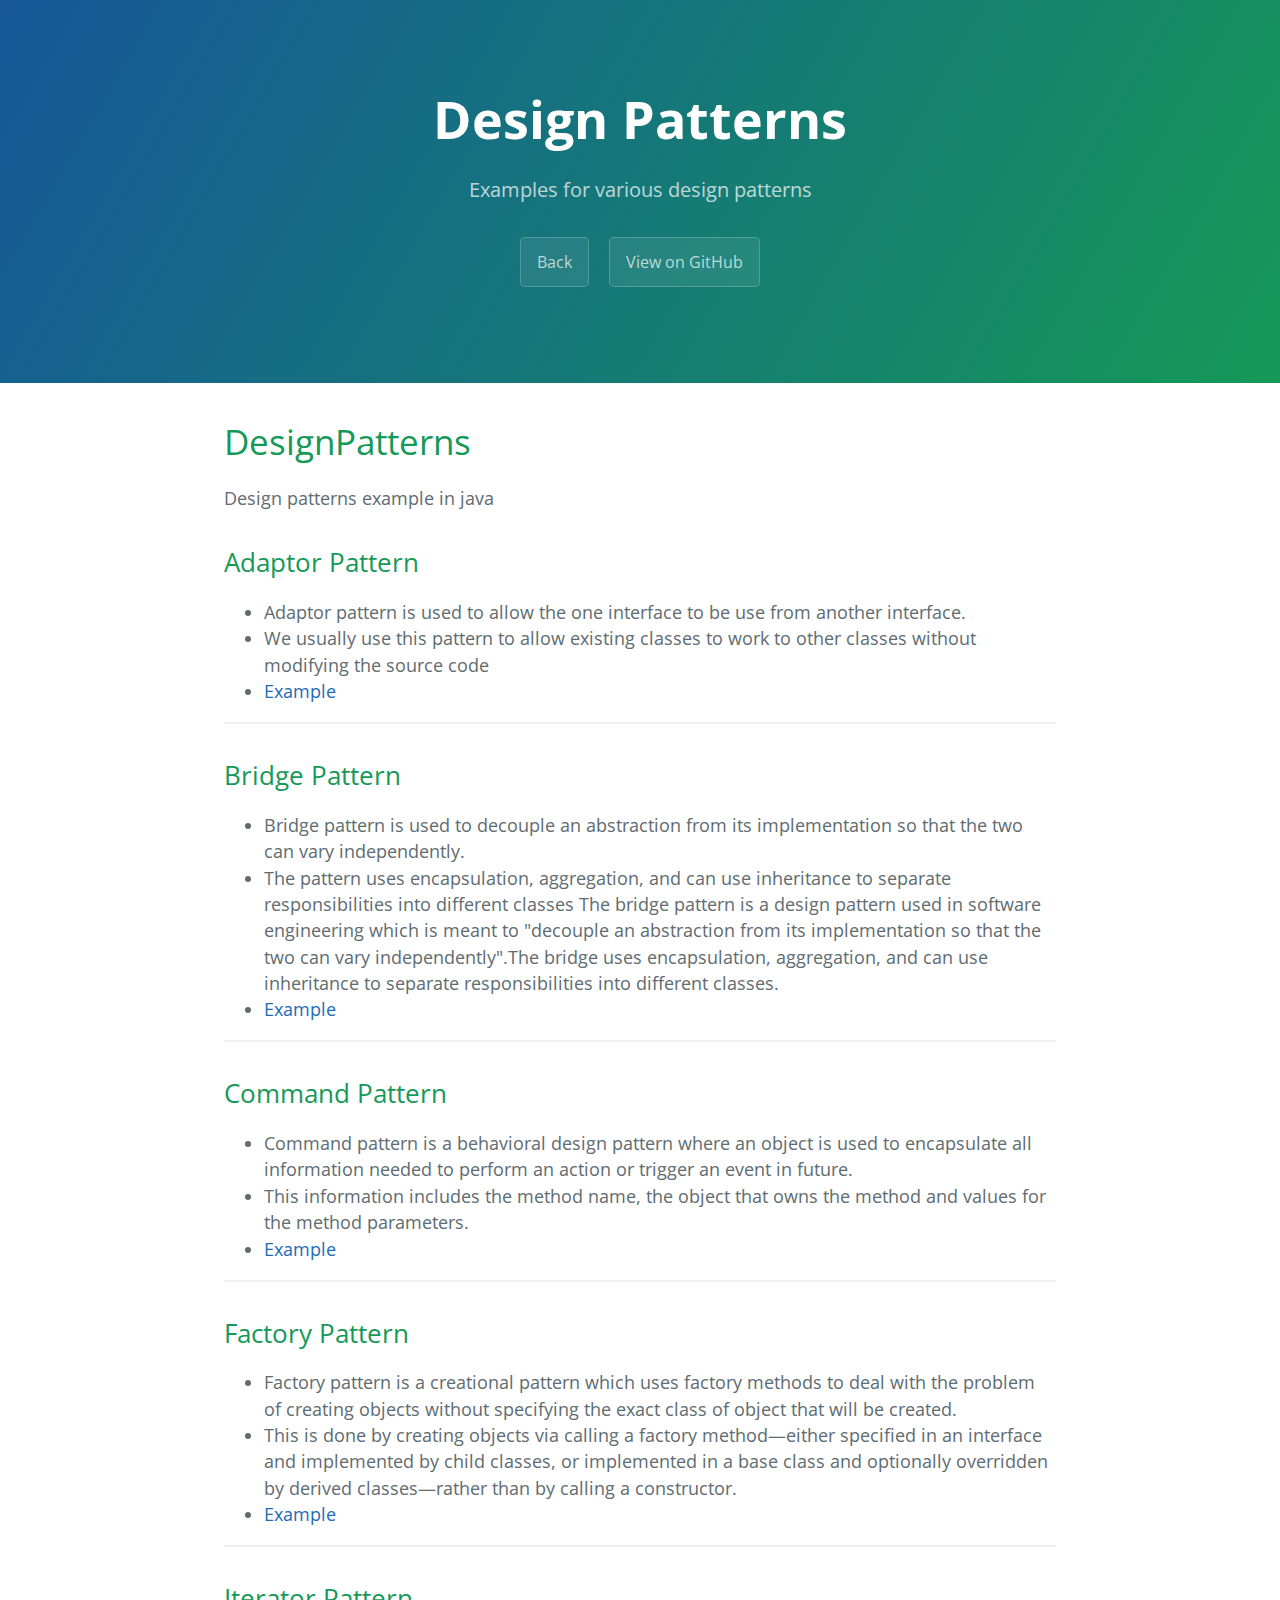
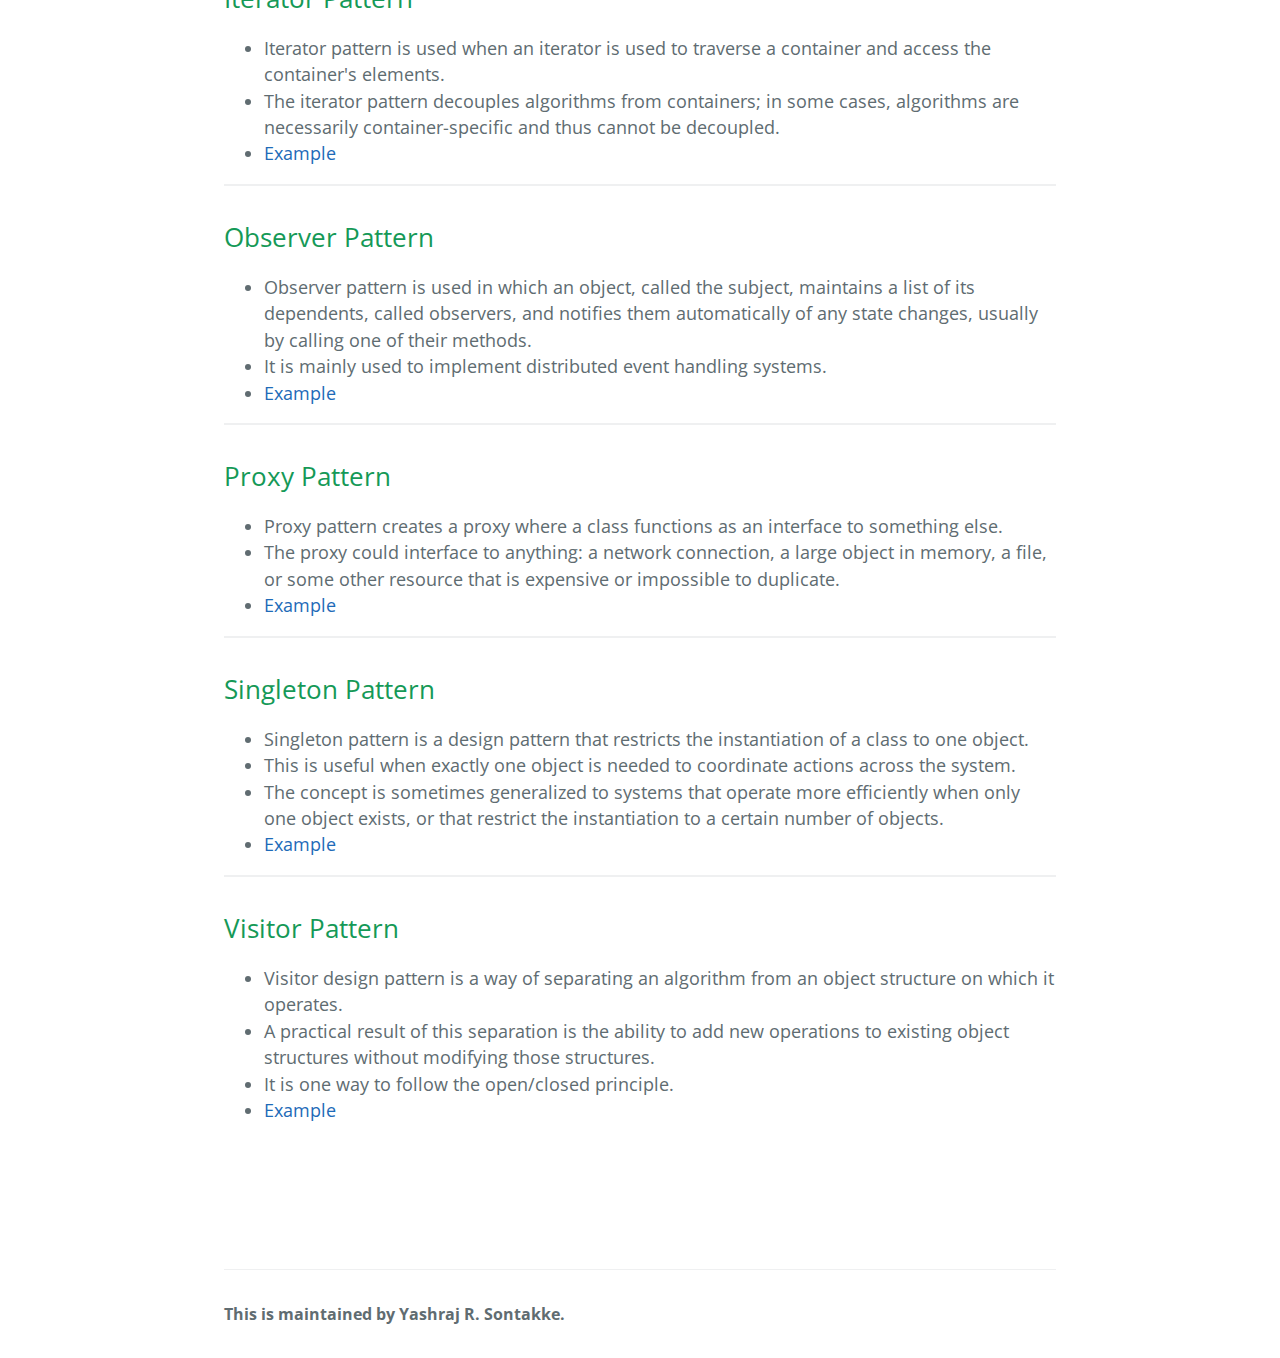
<file: designPatterns.html>
<!DOCTYPE html>
<html lang="en-us">
  <head>
    <meta charset="UTF-8">
    <title>Design Patterns by yashrajrs</title>
    <meta name="viewport" content="width=device-width, initial-scale=1">
    <link rel="stylesheet" type="text/css" href="stylesheets/normalize.css" media="screen">
    <link href='http://fonts.googleapis.com/css?family=Open+Sans:400,700' rel='stylesheet' type='text/css'>
    <link rel="stylesheet" type="text/css" href="stylesheets/stylesheet.css" media="screen">
    <link rel="stylesheet" type="text/css" href="stylesheets/github-light.css" media="screen">
    
   <link rel="apple-touch-icon" sizes="57x57" href="images/apple-icon-57x57.png">
	<link rel="apple-touch-icon" sizes="60x60" href="images/apple-icon-60x60.png">
	<link rel="apple-touch-icon" sizes="72x72" href="images/apple-icon-72x72.png">
	<link rel="apple-touch-icon" sizes="76x76" href="images/apple-icon-76x76.png">
	<link rel="apple-touch-icon" sizes="114x114" href="images/apple-icon-114x114.png">
	<link rel="apple-touch-icon" sizes="120x120" href="images/apple-icon-120x120.png">
	<link rel="apple-touch-icon" sizes="144x144" href="images/apple-icon-144x144.png">
	<link rel="apple-touch-icon" sizes="152x152" href="images/apple-icon-152x152.png">
	<link rel="apple-touch-icon" sizes="180x180" href="images/apple-icon-180x180.png">
	<link rel="icon" type="image/png" sizes="192x192"  href="images/android-icon-192x192.png">
	<link rel="icon" type="image/png" sizes="32x32" href="images/favicon-32x32.png">
	<link rel="icon" type="image/png" sizes="96x96" href="images/favicon-96x96.png">
	<link rel="icon" type="image/png" sizes="16x16" href="images/favicon-16x16.png">
	<link rel="manifest" href="images/manifest.json">
	<meta name="msapplication-TileColor" content="#ffffff">
	<meta name="msapplication-TileImage" content="images/ms-icon-144x144.png">
	<meta name="theme-color" content="#ffffff">
  </head>
  <body>
    <section class="page-header">
      <h1 class="project-name">Design Patterns</h1>
      <h2 class="project-tagline">Examples for various design patterns</h2>
      <a href="index.html" class="btn">Back</a>
      <a href="https://github.com/yashrajrs/DesignPatterns" class="btn">View on GitHub</a>
    </section>

    <section class="main-content">
      <h1>
<a id="designpatterns" class="anchor" href="#designpatterns" aria-hidden="true"><span class="octicon octicon-link"></span></a>DesignPatterns</h1>

<p>Design patterns example in java</p>

<h2>
<a id="adaptor-pattern" class="anchor" href="#adaptor-pattern" aria-hidden="true"><span class="octicon octicon-link"></span></a>Adaptor Pattern</h2>

<ul>
<li>Adaptor pattern is used to allow the one interface to be use from another interface. </li>
<li>We usually use this pattern to allow existing classes to work to other classes without modifying the source code</li>
<li><a href="https://github.com/yashrajrs/DesignPatterns/tree/master/src/main/java/adapter">Example</a></li>
</ul>

<hr>

<h2>
<a id="bridge-pattern" class="anchor" href="#bridge-pattern" aria-hidden="true"><span class="octicon octicon-link"></span></a>Bridge Pattern</h2>

<ul>
<li>Bridge pattern is used to decouple an abstraction from its implementation so that the two can vary independently.</li>
<li>The pattern uses encapsulation, aggregation, and can use inheritance to separate responsibilities into different classes
The bridge pattern is a design pattern used in software engineering which is meant to "decouple an abstraction from its implementation so that the two can vary independently".The bridge uses encapsulation, aggregation, and can use inheritance to separate responsibilities into different classes.</li>
<li><a href="https://github.com/yashrajrs/DesignPatterns/tree/master/src/main/java/bridge">Example</a></li>
</ul>

<hr>

<h2>
<a id="command-pattern" class="anchor" href="#command-pattern" aria-hidden="true"><span class="octicon octicon-link"></span></a>Command Pattern</h2>

<ul>
<li>Command pattern is a behavioral design pattern where an object is used to encapsulate all information needed to perform an action or trigger an event in future.</li>
<li>This information includes the method name, the object that owns the method and values for the method parameters.</li>
<li><a href="https://github.com/yashrajrs/DesignPatterns/tree/master/src/main/java/command">Example</a></li>
</ul>

<hr>

<h2>
<a id="factory-pattern" class="anchor" href="#factory-pattern" aria-hidden="true"><span class="octicon octicon-link"></span></a>Factory Pattern</h2>

<ul>
<li>Factory pattern is a creational pattern which uses factory methods to deal with the problem of creating objects without specifying the exact class of object that will be created.</li>
<li>This is done by creating objects via calling a factory method—either specified in an interface and implemented by child classes, or implemented in a base class and optionally overridden by derived classes—rather than by calling a constructor.</li>
<li><a href="https://github.com/yashrajrs/DesignPatterns/tree/master/src/main/java/factory">Example</a></li>
</ul>

<hr>

<h2>
<a id="iterator-pattern" class="anchor" href="#iterator-pattern" aria-hidden="true"><span class="octicon octicon-link"></span></a>Iterator Pattern</h2>

<ul>
<li>Iterator pattern is used when an iterator is used to traverse a container and access the container's elements.</li>
<li>The iterator pattern decouples algorithms from containers; in some cases, algorithms are necessarily container-specific and thus cannot be decoupled.</li>
<li><a href="https://github.com/yashrajrs/DesignPatterns/tree/master/src/main/java/iterator">Example</a></li>
</ul>

<hr>

<h2>
<a id="observer-pattern" class="anchor" href="#observer-pattern" aria-hidden="true"><span class="octicon octicon-link"></span></a>Observer Pattern</h2>

<ul>
<li>Observer pattern is used in which an object, called the subject, maintains a list of its dependents, called observers, and notifies them automatically of any state changes, usually by calling one of their methods. </li>
<li>It is mainly used to implement distributed event handling systems. </li>
<li><a href="https://github.com/yashrajrs/DesignPatterns/tree/master/src/main/java/observer">Example</a></li>
</ul>

<hr>

<h2>
<a id="proxy-pattern" class="anchor" href="#proxy-pattern" aria-hidden="true"><span class="octicon octicon-link"></span></a>Proxy Pattern</h2>

<ul>
<li>Proxy pattern creates a proxy where a class functions as an interface to something else. </li>
<li>The proxy could interface to anything: a network connection, a large object in memory, a file, or some other resource that is expensive or impossible to duplicate.</li>
<li><a href="https://github.com/yashrajrs/DesignPatterns/tree/master/src/main/java/proxy">Example</a></li>
</ul>

<hr>

<h2>
<a id="singleton-pattern" class="anchor" href="#singleton-pattern" aria-hidden="true"><span class="octicon octicon-link"></span></a>Singleton Pattern</h2>

<ul>
<li>Singleton pattern is a design pattern that restricts the instantiation of a class to one object. </li>
<li>This is useful when exactly one object is needed to coordinate actions across the system.</li>
<li>The concept is sometimes generalized to systems that operate more efficiently when only one object exists, or that restrict the instantiation to a certain number of objects. </li>
<li><a href="https://github.com/yashrajrs/DesignPatterns/tree/master/src/main/java/singleton">Example</a></li>
</ul>

<hr>

<h2>
<a id="visitor-pattern" class="anchor" href="#visitor-pattern" aria-hidden="true"><span class="octicon octicon-link"></span></a>Visitor Pattern</h2>

<ul>
<li>Visitor design pattern is a way of separating an algorithm from an object structure on which it operates. </li>
<li>A practical result of this separation is the ability to add new operations to existing object structures without modifying those structures. </li>
<li>It is one way to follow the open/closed principle.</li>
<li><a href="https://github.com/yashrajrs/DesignPatterns/tree/master/src/main/java/visitor">Example</a></li>
</ul>

<script async src="//pagead2.googlesyndication.com/pagead/js/adsbygoogle.js"></script>
<!-- LeaderBoard -->
<ins class="adsbygoogle"
     style="display:inline-block;width:728px;height:90px"
     data-ad-client="ca-pub-9006361687954760"
     data-ad-slot="6288368934"></ins>
<script>
(adsbygoogle = window.adsbygoogle || []).push({});
</script>

      <footer class="site-footer">
        <span class="site-footer-owner">This is maintained by Yashraj R. Sontakke.</span>
        </footer>

    </section>

            <script type="text/javascript">
            var gaJsHost = (("https:" == document.location.protocol) ? "https://ssl." : "http://www.");
            document.write(unescape("%3Cscript src='" + gaJsHost + "google-analytics.com/ga.js' type='text/javascript'%3E%3C/script%3E"));
          </script>
          <script type="text/javascript">
            try {
              var pageTracker = _gat._getTracker("UA-63980511-1");
            pageTracker._trackPageview();
            } catch(err) {}
          </script>

  </body>
</html>
</file>
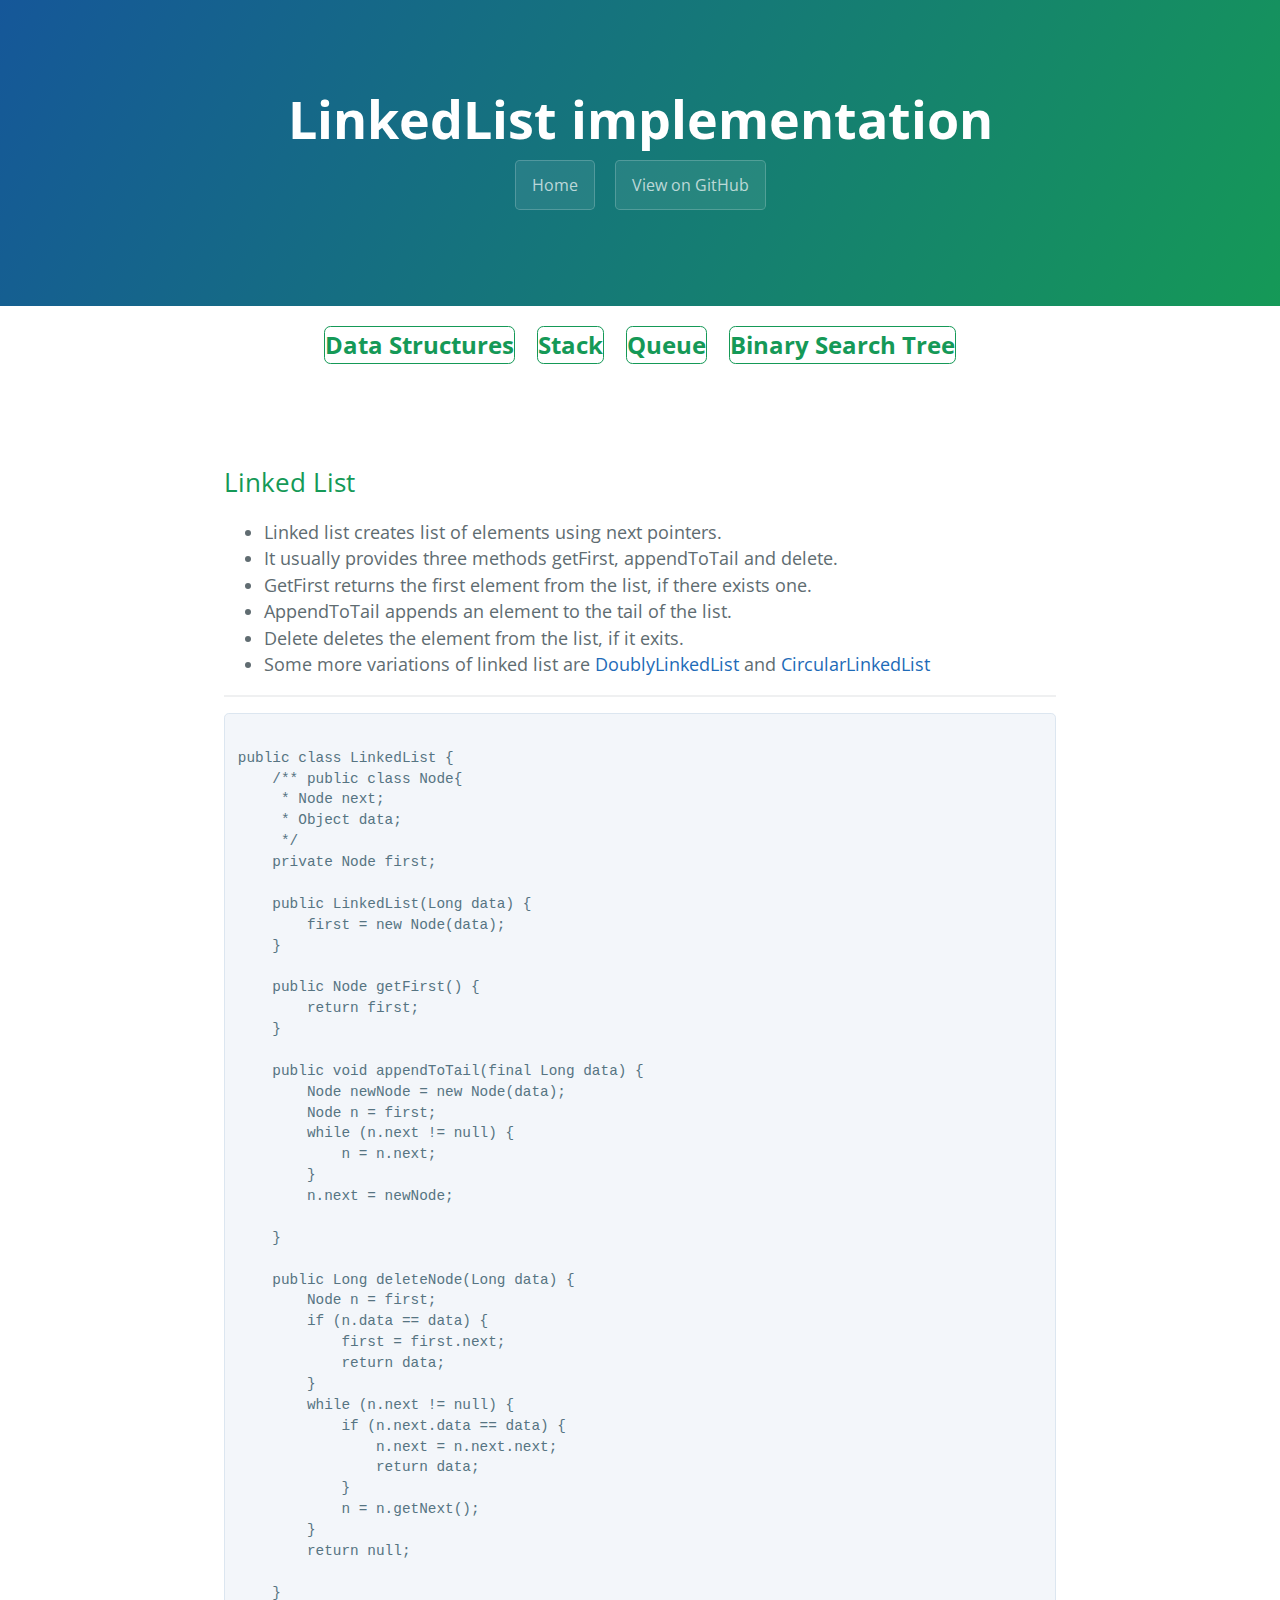
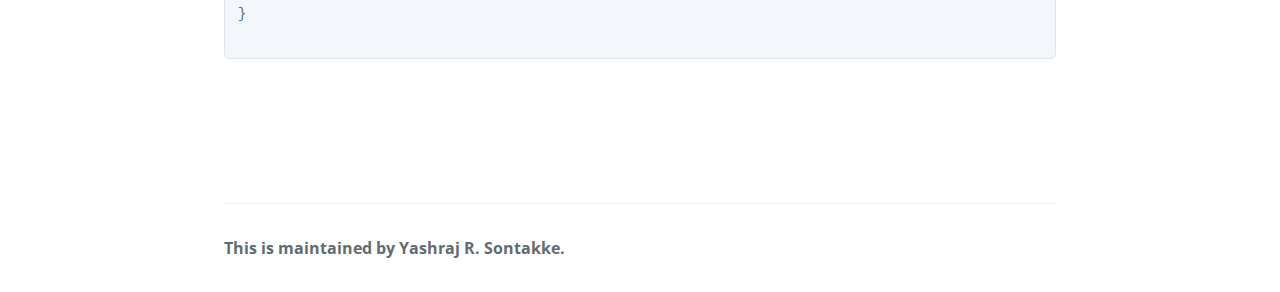
<file: linkedlist.html>
<!DOCTYPE html>
<html lang="en-us">
  <head>
    <meta charset="UTF-8">
    <title>Linked List</title>
    <meta name="viewport" content="width=device-width, initial-scale=1">
    <link rel="stylesheet" type="text/css" href="stylesheets/normalize.css" media="screen">
    <link href='http://fonts.googleapis.com/css?family=Open+Sans:400,700' rel='stylesheet' type='text/css'>
    <link rel="stylesheet" type="text/css" href="stylesheets/stylesheet.css" media="screen">
    <link rel="stylesheet" type="text/css" href="stylesheets/github-light.css" media="screen">
    
    <link rel="apple-touch-icon" sizes="57x57" href="images/apple-icon-57x57.png">
	<link rel="apple-touch-icon" sizes="60x60" href="images/apple-icon-60x60.png">
	<link rel="apple-touch-icon" sizes="72x72" href="images/apple-icon-72x72.png">
	<link rel="apple-touch-icon" sizes="76x76" href="images/apple-icon-76x76.png">
	<link rel="apple-touch-icon" sizes="114x114" href="images/apple-icon-114x114.png">
	<link rel="apple-touch-icon" sizes="120x120" href="images/apple-icon-120x120.png">
	<link rel="apple-touch-icon" sizes="144x144" href="images/apple-icon-144x144.png">
	<link rel="apple-touch-icon" sizes="152x152" href="images/apple-icon-152x152.png">
	<link rel="apple-touch-icon" sizes="180x180" href="images/apple-icon-180x180.png">
	<link rel="icon" type="image/png" sizes="192x192"  href="images/android-icon-192x192.png">
	<link rel="icon" type="image/png" sizes="32x32" href="images/favicon-32x32.png">
	<link rel="icon" type="image/png" sizes="96x96" href="images/favicon-96x96.png">
	<link rel="icon" type="image/png" sizes="16x16" href="images/favicon-16x16.png">
	<link rel="manifest" href="images/manifest.json">
	<meta name="msapplication-TileColor" content="#ffffff">
	<meta name="msapplication-TileImage" content="images/ms-icon-144x144.png">
	<meta name="theme-color" content="#ffffff">
  </head>
  <body>
    <section class="page-header">
      <h1 class="project-name">LinkedList implementation</h1>
      <a href="index.html" class="btn">Home</a>
      <a href="https://github.com/yashrajrs/AlgosAndDSInJava/blob/master/src/main/java/practice/dataStructures/linkedList/LinkedList.java" class="btn">View on GitHub</a>
    </section>

<section class="page-header1">

      <h2>
      <a href="dataStructures.html" class="btn1">Data Structures</a>
      <a href="stack.html" class="btn1">Stack</a>
      <a href="queue.html" class="btn1">Queue</a>
      <a href="binarySearchTree.html" class="btn1">Binary Search Tree</a>
      </h2>
</section>

    <section class="main-content">
      <h3>

<h2>
<a id="stack" class="anchor" href="#queue" aria-hidden="true"><span class="octicon octicon-link"></span></a>Linked List</h2>

<ul>
<li>Linked list creates list of elements using next pointers.</li>
<li>It usually provides three methods getFirst, appendToTail and delete.</li>
<li>GetFirst returns the first element from the list, if there exists one.</li>
<li>AppendToTail appends an element to the tail of the list.</li>
<li>Delete deletes the element from the list, if it exits.</li>
<li>Some more variations of linked list are <a href="https://github.com/yashrajrs/AlgosAndDSInJava/blob/master/src/main/java/practice/dataStructures/linkedList/DoublyLinkedList.java">DoublyLinkedList</a> and <a href="https://github.com/yashrajrs/AlgosAndDSInJava/blob/master/src/main/java/practice/dataStructures/linkedList/CircularLinkedList.java">CircularLinkedList</a>
</li>
</ul>

<hr>

<pre><code>
public class LinkedList {
    /** public class Node{
     * Node next;
     * Object data;	
     */
    private Node first;

    public LinkedList(Long data) {
        first = new Node(data);
    }

    public Node getFirst() {
        return first;
    }

    public void appendToTail(final Long data) {
        Node newNode = new Node(data);
        Node n = first;
        while (n.next != null) {
            n = n.next;
        }
        n.next = newNode;

    }

    public Long deleteNode(Long data) {
        Node n = first;
        if (n.data == data) {
            first = first.next;
            return data;
        }
        while (n.next != null) {
            if (n.next.data == data) {
                n.next = n.next.next;
                return data;
            }
            n = n.getNext();
        }
        return null;

    }
}    

</code></pre>

<script async src="//pagead2.googlesyndication.com/pagead/js/adsbygoogle.js"></script>
<!-- LeaderBoard -->
<ins class="adsbygoogle"
     style="display:inline-block;width:728px;height:90px"
     data-ad-client="ca-pub-9006361687954760"
     data-ad-slot="6288368934"></ins>
<script>
(adsbygoogle = window.adsbygoogle || []).push({});
</script>

      <footer class="site-footer">
        <span class="site-footer-owner">This is maintained by Yashraj R. Sontakke.</span>
        </footer>

    </section>

            <script type="text/javascript">
            var gaJsHost = (("https:" == document.location.protocol) ? "https://ssl." : "http://www.");
            document.write(unescape("%3Cscript src='" + gaJsHost + "google-analytics.com/ga.js' type='text/javascript'%3E%3C/script%3E"));
          </script>
          <script type="text/javascript">
            try {
              var pageTracker = _gat._getTracker("UA-63980511-1");
            pageTracker._trackPageview();
            } catch(err) {}
          </script>

  </body>
</html>
</file>
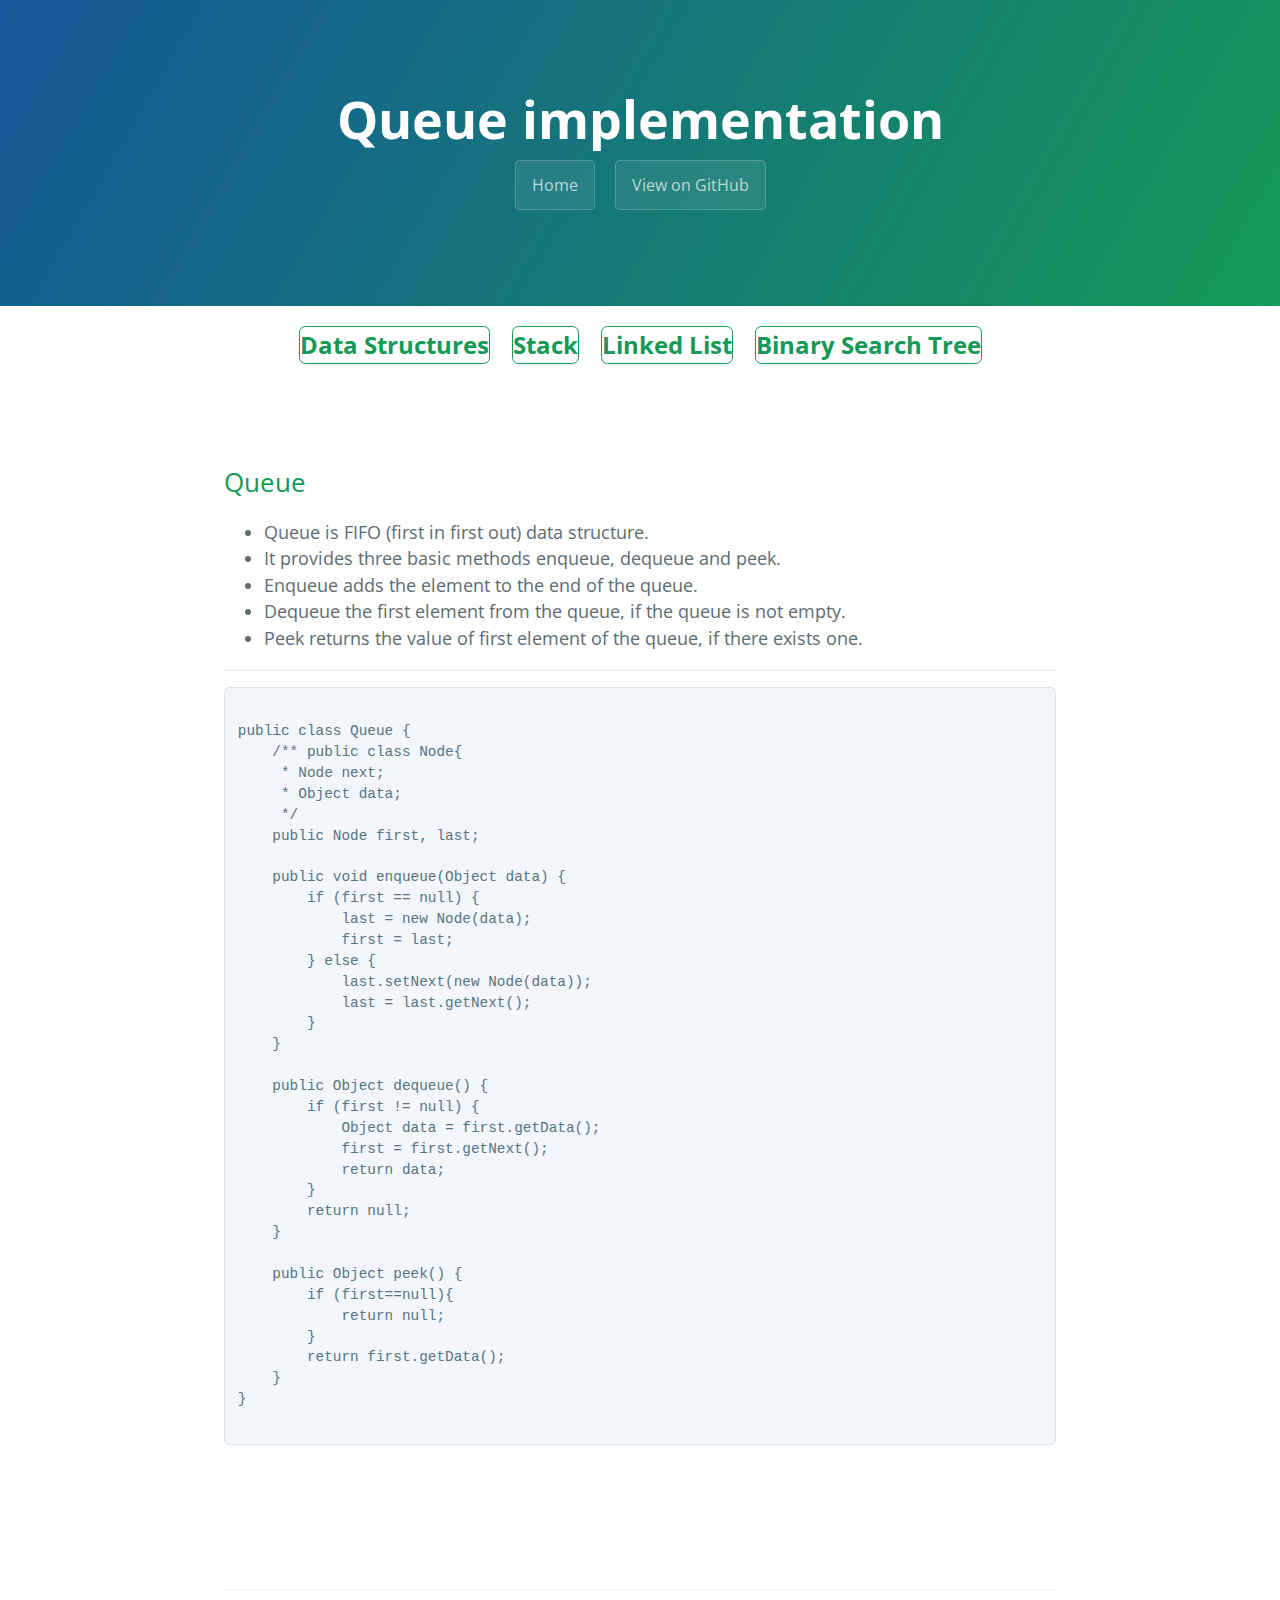
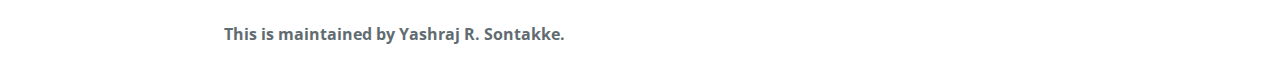
<file: queue.html>
<!DOCTYPE html>
<html lang="en-us">
  <head>
    <meta charset="UTF-8">
    <title>Queue</title>
    <meta name="viewport" content="width=device-width, initial-scale=1">
    <link rel="stylesheet" type="text/css" href="stylesheets/normalize.css" media="screen">
    <link href='http://fonts.googleapis.com/css?family=Open+Sans:400,700' rel='stylesheet' type='text/css'>
    <link rel="stylesheet" type="text/css" href="stylesheets/stylesheet.css" media="screen">
    <link rel="stylesheet" type="text/css" href="stylesheets/github-light.css" media="screen">
    
    <link rel="apple-touch-icon" sizes="57x57" href="images/apple-icon-57x57.png">
	<link rel="apple-touch-icon" sizes="60x60" href="images/apple-icon-60x60.png">
	<link rel="apple-touch-icon" sizes="72x72" href="images/apple-icon-72x72.png">
	<link rel="apple-touch-icon" sizes="76x76" href="images/apple-icon-76x76.png">
	<link rel="apple-touch-icon" sizes="114x114" href="images/apple-icon-114x114.png">
	<link rel="apple-touch-icon" sizes="120x120" href="images/apple-icon-120x120.png">
	<link rel="apple-touch-icon" sizes="144x144" href="images/apple-icon-144x144.png">
	<link rel="apple-touch-icon" sizes="152x152" href="images/apple-icon-152x152.png">
	<link rel="apple-touch-icon" sizes="180x180" href="images/apple-icon-180x180.png">
	<link rel="icon" type="image/png" sizes="192x192"  href="images/android-icon-192x192.png">
	<link rel="icon" type="image/png" sizes="32x32" href="images/favicon-32x32.png">
	<link rel="icon" type="image/png" sizes="96x96" href="images/favicon-96x96.png">
	<link rel="icon" type="image/png" sizes="16x16" href="images/favicon-16x16.png">
	<link rel="manifest" href="images/manifest.json">
	<meta name="msapplication-TileColor" content="#ffffff">
	<meta name="msapplication-TileImage" content="images/ms-icon-144x144.png">
	<meta name="theme-color" content="#ffffff">
  </head>
  <body>
    <section class="page-header">
      <h1 class="project-name">Queue implementation</h1>
      <a href="index.html" class="btn">Home</a>
      <a href="https://github.com/yashrajrs/AlgosAndDSInJava/blob/master/src/main/java/practice/dataStructures/queue/Queue.java" class="btn">View on GitHub</a>
    </section>

<section class="page-header1">

      <h2>
      <a href="dataStructures.html" class="btn1">Data Structures</a>
      <a href="stack.html" class="btn1">Stack</a>
      <a href="linkedlist.html" class="btn1">Linked List</a>
      <a href="binarySearchTree.html" class="btn1">Binary Search Tree</a>
      </h2>
</section>

    <section class="main-content">
      <h3>

<h2>
<a id="stack" class="anchor" href="#queue" aria-hidden="true"><span class="octicon octicon-link"></span></a>Queue</h2>

<ul>
<li>Queue is FIFO (first in first out) data structure.</li>
<li>It provides three basic methods enqueue, dequeue and peek.</li>
<li>Enqueue adds the element to the end of the queue.</li>
<li>Dequeue the first element from the queue, if the queue is not empty.</li>
<li>Peek returns the value of first element of the queue, if there exists one.</li>
</ul>

<hr>

<pre><code>
public class Queue {
    /** public class Node{
     * Node next;
     * Object data;	
     */
    public Node first, last;

    public void enqueue(Object data) {
        if (first == null) {
            last = new Node(data);
            first = last;
        } else {
            last.setNext(new Node(data));
            last = last.getNext();
        }
    }

    public Object dequeue() {
        if (first != null) {
            Object data = first.getData();
            first = first.getNext();
            return data;
        }
        return null;
    }

    public Object peek() {
        if (first==null){
            return null;
        }
        return first.getData();
    }
}    

</code></pre>

<script async src="//pagead2.googlesyndication.com/pagead/js/adsbygoogle.js"></script>
<!-- LeaderBoard -->
<ins class="adsbygoogle"
     style="display:inline-block;width:728px;height:90px"
     data-ad-client="ca-pub-9006361687954760"
     data-ad-slot="6288368934"></ins>
<script>
(adsbygoogle = window.adsbygoogle || []).push({});
</script>

      <footer class="site-footer">
        <span class="site-footer-owner">This is maintained by Yashraj R. Sontakke.</span>
        </footer>

    </section>

            <script type="text/javascript">
            var gaJsHost = (("https:" == document.location.protocol) ? "https://ssl." : "http://www.");
            document.write(unescape("%3Cscript src='" + gaJsHost + "google-analytics.com/ga.js' type='text/javascript'%3E%3C/script%3E"));
          </script>
          <script type="text/javascript">
            try {
              var pageTracker = _gat._getTracker("UA-63980511-1");
            pageTracker._trackPageview();
            } catch(err) {}
          </script>

  </body>
</html>
</file>
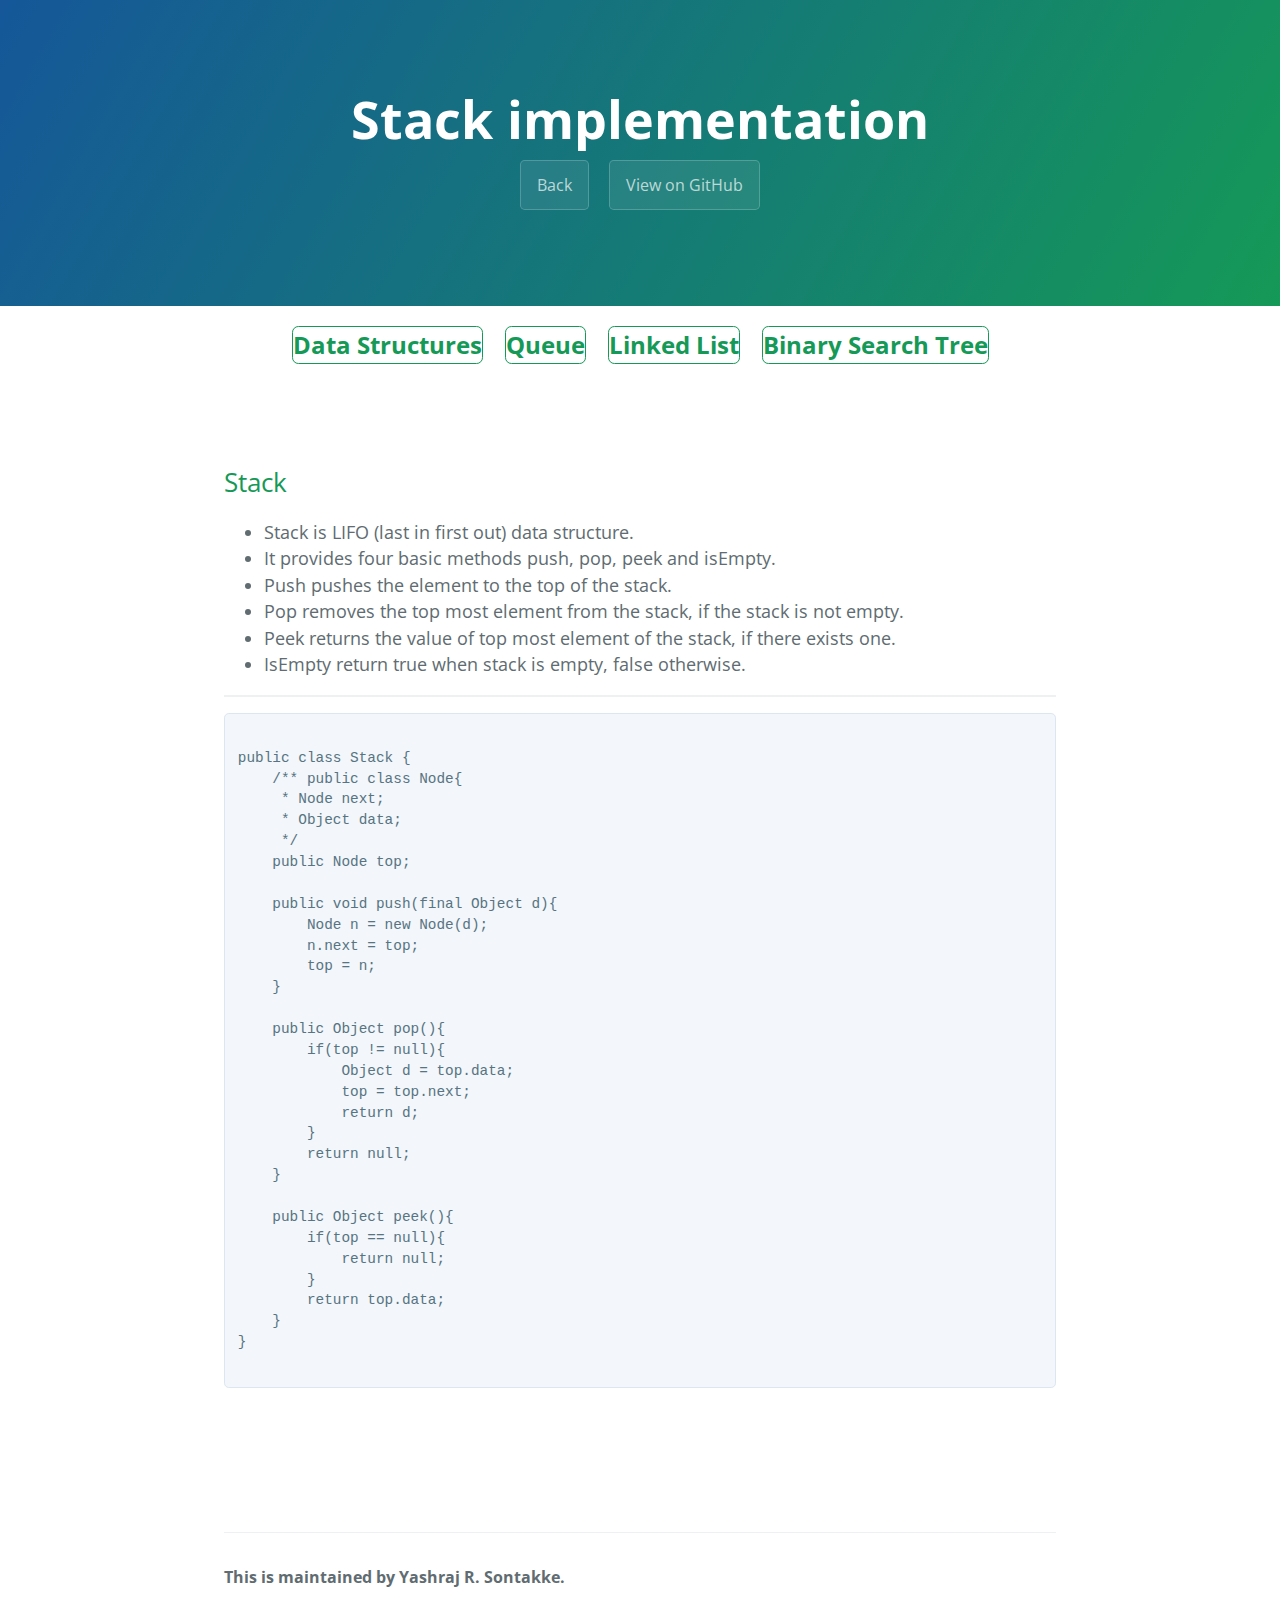
<file: stack.html>
<!DOCTYPE html>
<html lang="en-us">
  <head>
    <meta charset="UTF-8">
    <title>Stack</title>
    <meta name="viewport" content="width=device-width, initial-scale=1">
    <link rel="stylesheet" type="text/css" href="stylesheets/normalize.css" media="screen">
    <link href='http://fonts.googleapis.com/css?family=Open+Sans:400,700' rel='stylesheet' type='text/css'>
    <link rel="stylesheet" type="text/css" href="stylesheets/stylesheet.css" media="screen">
    <link rel="stylesheet" type="text/css" href="stylesheets/github-light.css" media="screen">
    
    <link rel="apple-touch-icon" sizes="57x57" href="images/apple-icon-57x57.png">
	<link rel="apple-touch-icon" sizes="60x60" href="images/apple-icon-60x60.png">
	<link rel="apple-touch-icon" sizes="72x72" href="images/apple-icon-72x72.png">
	<link rel="apple-touch-icon" sizes="76x76" href="images/apple-icon-76x76.png">
	<link rel="apple-touch-icon" sizes="114x114" href="images/apple-icon-114x114.png">
	<link rel="apple-touch-icon" sizes="120x120" href="images/apple-icon-120x120.png">
	<link rel="apple-touch-icon" sizes="144x144" href="images/apple-icon-144x144.png">
	<link rel="apple-touch-icon" sizes="152x152" href="images/apple-icon-152x152.png">
	<link rel="apple-touch-icon" sizes="180x180" href="images/apple-icon-180x180.png">
	<link rel="icon" type="image/png" sizes="192x192"  href="images/android-icon-192x192.png">
	<link rel="icon" type="image/png" sizes="32x32" href="images/favicon-32x32.png">
	<link rel="icon" type="image/png" sizes="96x96" href="images/favicon-96x96.png">
	<link rel="icon" type="image/png" sizes="16x16" href="images/favicon-16x16.png">
	<link rel="manifest" href="images/manifest.json">
	<meta name="msapplication-TileColor" content="#ffffff">
	<meta name="msapplication-TileImage" content="images/ms-icon-144x144.png">
	<meta name="theme-color" content="#ffffff">
  </head>
  <body>
    <section class="page-header">
      <h1 class="project-name">Stack implementation</h1>
      <a href="index.html" class="btn">Back</a>
      <a href="https://github.com/yashrajrs/AlgosAndDSInJava/blob/master/src/main/java/practice/dataStructures/stack/Stack.java" class="btn">View on GitHub</a>
    </section>

<section class="page-header1">

      <h2>
      <a href="dataStructures.html" class="btn1">Data Structures</a>
      <a href="queue.html" class="btn1">Queue</a>
      <a href="linkedlist.html" class="btn1">Linked List</a>
      <a href="binarySearchTree.html" class="btn1">Binary Search Tree</a>
      </h2>
</section>

    <section class="main-content">
      <h3>

<h2>
<a id="stack" class="anchor" href="#stack" aria-hidden="true"><span class="octicon octicon-link"></span></a>Stack</h2>

<ul>
<li>Stack is LIFO (last in first out) data structure.</li>
<li>It provides four basic methods push, pop, peek and isEmpty.</li>
<li>Push pushes the element to the top of the stack.</li>
<li>Pop removes the top most element from the stack, if the stack is not empty.</li>
<li>Peek returns the value of top most element of the stack, if there exists one.</li>
<li>IsEmpty return true when stack is empty, false otherwise.</li>
</ul>

<hr>

<pre><code>
public class Stack {
    /** public class Node{
     * Node next;
     * Object data;	
     */
    public Node top;

    public void push(final Object d){
        Node n = new Node(d);
        n.next = top;
        top = n;
    }

    public Object pop(){
        if(top != null){
            Object d = top.data;
            top = top.next;
            return d;
        }
        return null;
    }

    public Object peek(){
        if(top == null){
            return null;
        }
        return top.data;
    }
}    

</code></pre>

<script async src="//pagead2.googlesyndication.com/pagead/js/adsbygoogle.js"></script>
<!-- LeaderBoard -->
<ins class="adsbygoogle"
     style="display:inline-block;width:728px;height:90px"
     data-ad-client="ca-pub-9006361687954760"
     data-ad-slot="6288368934"></ins>
<script>
(adsbygoogle = window.adsbygoogle || []).push({});
</script>

      <footer class="site-footer">
        <span class="site-footer-owner">This is maintained by Yashraj R. Sontakke.</span>
        </footer>

    </section>

            <script type="text/javascript">
            var gaJsHost = (("https:" == document.location.protocol) ? "https://ssl." : "http://www.");
            document.write(unescape("%3Cscript src='" + gaJsHost + "google-analytics.com/ga.js' type='text/javascript'%3E%3C/script%3E"));
          </script>
          <script type="text/javascript">
            try {
              var pageTracker = _gat._getTracker("UA-63980511-1");
            pageTracker._trackPageview();
            } catch(err) {}
          </script>

  </body>
</html>
</file>
<file: stylesheets/stylesheet.css>
* {
  box-sizing: border-box; }

body {
  padding: 0;
  margin: 0;
  font-family: "Open Sans", "Helvetica Neue", Helvetica, Arial, sans-serif;
  font-size: 16px;
  line-height: 1.5;
  color: #606c71; }

a {
  color: #1e6bb8;
  text-decoration: none; }
  a:hover {
    text-decoration: underline; }

.btn {
  display: inline-block;
  margin-bottom: 1rem;
  color: rgba(255, 255, 255, 0.7);
  background-color: rgba(255, 255, 255, 0.08);
  border-color: rgba(255, 255, 255, 0.2);
  border-style: solid;
  border-width: 1px;
  border-radius: 0.3rem;
  transition: color 0.2s, background-color 0.2s, border-color 0.2s; }
  .btn + .btn {
    margin-left: 1rem; }

.btn:hover {
  color: rgba(255, 255, 255, 0.8);
  text-decoration: none;
  background-color: rgba(255, 255, 255, 0.2);
  border-color: rgba(255, 255, 255, 0.3); }
  
.btn1 {
  display: inline-block;
  margin-bottom: 1rem;
  color: #159957;
  background-color: rgba(255, 255, 255, 0.07);
  border-color: #159957;
  border-style: solid;
  border-width: 1px;
  border-radius: 0.4rem;
  transition: color 0.2s, background-color 0.2s, border-color 0.2s; }
  .btn1 + .btn1 {
    margin-left: 1rem; }     

@media screen and (min-width: 64em) {
  .btn {
    padding: 0.75rem 1rem; } }

@media screen and (min-width: 42em) and (max-width: 64em) {
  .btn {
    padding: 0.6rem 0.9rem;
    font-size: 0.9rem; } }

@media screen and (max-width: 42em) {
  .btn {
    display: block;
    width: 100%;
    padding: 0.75rem;
    font-size: 0.9rem; }
    .btn + .btn {
      margin-top: 1rem;
      margin-left: 0; } }

.page-header {
  color: #fff;
  text-align: center;
  background-color: #159957;
  background-image: linear-gradient(120deg, #155799, #159957); }
  
  .page-header1 {
  color: #159957;
  text-align: center; }

@media screen and (min-width: 64em) {
  .page-header {
    padding: 5rem 6rem; } }

@media screen and (min-width: 42em) and (max-width: 64em) {
  .page-header {
    padding: 3rem 4rem; } }

@media screen and (max-width: 42em) {
  .page-header {
    padding: 2rem 1rem; } }

.project-name {
  margin-top: 0;
  margin-bottom: 0.1rem; }

@media screen and (min-width: 64em) {
  .project-name {
    font-size: 3.25rem; } }

@media screen and (min-width: 42em) and (max-width: 64em) {
  .project-name {
    font-size: 2.25rem; } }

@media screen and (max-width: 42em) {
  .project-name {
    font-size: 1.75rem; } }

.project-tagline {
  margin-bottom: 2rem;
  font-weight: normal;
  opacity: 0.7; }

@media screen and (min-width: 64em) {
  .project-tagline {
    font-size: 1.25rem; } }

@media screen and (min-width: 42em) and (max-width: 64em) {
  .project-tagline {
    font-size: 1.15rem; } }

@media screen and (max-width: 42em) {
  .project-tagline {
    font-size: 1rem; } }

.main-content :first-child {
  margin-top: 0; }
.main-content img {
  max-width: 100%; }
.main-content h1, .main-content h2, .main-content h3, .main-content h4, .main-content h5, .main-content h6 {
  margin-top: 2rem;
  margin-bottom: 1rem;
  font-weight: normal;
  color: #159957; }
.main-content p {
  margin-bottom: 1em; }
.main-content code {
  padding: 2px 4px;
  font-family: Consolas, "Liberation Mono", Menlo, Courier, monospace;
  font-size: 0.9rem;
  color: #383e41;
  background-color: #f3f6fa;
  border-radius: 0.3rem; }
.main-content pre {
  padding: 0.8rem;
  margin-top: 0;
  margin-bottom: 1rem;
  font: 1rem Consolas, "Liberation Mono", Menlo, Courier, monospace;
  color: #567482;
  word-wrap: normal;
  background-color: #f3f6fa;
  border: solid 1px #dce6f0;
  border-radius: 0.3rem; }
  .main-content pre > code {
    padding: 0;
    margin: 0;
    font-size: 0.9rem;
    color: #567482;
    word-break: normal;
    white-space: pre;
    background: transparent;
    border: 0; }
.main-content .highlight {
  margin-bottom: 1rem; }
  .main-content .highlight pre {
    margin-bottom: 0;
    word-break: normal; }
.main-content .highlight pre, .main-content pre {
  padding: 0.8rem;
  overflow: auto;
  font-size: 0.9rem;
  line-height: 1.45;
  border-radius: 0.3rem; }
.main-content pre code, .main-content pre tt {
  display: inline;
  max-width: initial;
  padding: 0;
  margin: 0;
  overflow: initial;
  line-height: inherit;
  word-wrap: normal;
  background-color: transparent;
  border: 0; }
  .main-content pre code:before, .main-content pre code:after, .main-content pre tt:before, .main-content pre tt:after {
    content: normal; }
.main-content ul, .main-content ol {
  margin-top: 0; }
.main-content blockquote {
  padding: 0 1rem;
  margin-left: 0;
  color: #819198;
  border-left: 0.3rem solid #dce6f0; }
  .main-content blockquote > :first-child {
    margin-top: 0; }
  .main-content blockquote > :last-child {
    margin-bottom: 0; }
.main-content table {
  display: block;
  width: 100%;
  overflow: auto;
  word-break: normal;
  word-break: keep-all; }
  .main-content table th {
    font-weight: bold; }
  .main-content table th, .main-content table td {
    padding: 0.5rem 1rem;
    border: 1px solid #e9ebec; }
.main-content dl {
  padding: 0; }
  .main-content dl dt {
    padding: 0;
    margin-top: 1rem;
    font-size: 1rem;
    font-weight: bold; }
  .main-content dl dd {
    padding: 0;
    margin-bottom: 1rem; }
.main-content hr {
  height: 2px;
  padding: 0;
  margin: 1rem 0;
  background-color: #eff0f1;
  border: 0; }

@media screen and (min-width: 64em) {
  .main-content {
    max-width: 64rem;
    padding: 2rem 6rem;
    margin: 0 auto;
    font-size: 1.1rem; } }

@media screen and (min-width: 42em) and (max-width: 64em) {
  .main-content {
    padding: 2rem 4rem;
    font-size: 1.1rem; } }

@media screen and (max-width: 42em) {
  .main-content {
    padding: 2rem 1rem;
    font-size: 1rem; } }

.site-footer {
  padding-top: 2rem;
  margin-top: 2rem;
  border-top: solid 1px #eff0f1; }

.site-footer-owner {
  display: block;
  font-weight: bold; }

.site-footer-credits {
  color: #819198; }

@media screen and (min-width: 64em) {
  .site-footer {
    font-size: 1rem; } }

@media screen and (min-width: 42em) and (max-width: 64em) {
  .site-footer {
    font-size: 1rem; } }

@media screen and (max-width: 42em) {
  .site-footer {
    font-size: 0.9rem; } }
</file>
<file: stylesheets/github-light.css>
/*
   Copyright 2014 GitHub Inc.

   Licensed under the Apache License, Version 2.0 (the "License");
   you may not use this file except in compliance with the License.
   You may obtain a copy of the License at

       http://www.apache.org/licenses/LICENSE-2.0

   Unless required by applicable law or agreed to in writing, software
   distributed under the License is distributed on an "AS IS" BASIS,
   WITHOUT WARRANTIES OR CONDITIONS OF ANY KIND, either express or implied.
   See the License for the specific language governing permissions and
   limitations under the License.

*/

.pl-c /* comment */ {
  color: #969896;
}

.pl-c1      /* constant, markup.raw, meta.diff.header, meta.module-reference, meta.property-name, support, support.constant, support.variable, variable.other.constant */,
.pl-s .pl-v /* string variable */ {
  color: #0086b3;
}

.pl-e  /* entity */,
.pl-en /* entity.name */ {
  color: #795da3;
}

.pl-s .pl-s1 /* string source */,
.pl-smi      /* storage.modifier.import, storage.modifier.package, storage.type.java, variable.other, variable.parameter.function */ {
  color: #333;
}

.pl-ent /* entity.name.tag */ {
  color: #63a35c;
}

.pl-k /* keyword, storage, storage.type */ {
  color: #a71d5d;
}

.pl-pds              /* punctuation.definition.string, string.regexp.character-class */,
.pl-s                /* string */,
.pl-s .pl-pse .pl-s1 /* string punctuation.section.embedded source */,
.pl-sr               /* string.regexp */,
.pl-sr .pl-cce       /* string.regexp constant.character.escape */,
.pl-sr .pl-sra       /* string.regexp string.regexp.arbitrary-repitition */,
.pl-sr .pl-sre       /* string.regexp source.ruby.embedded */ {
  color: #183691;
}

.pl-v /* variable */ {
  color: #ed6a43;
}

.pl-id /* invalid.deprecated */ {
  color: #b52a1d;
}

.pl-ii /* invalid.illegal */ {
  background-color: #b52a1d;
  color: #f8f8f8;
}

.pl-sr .pl-cce /* string.regexp constant.character.escape */ {
  color: #63a35c;
  font-weight: bold;
}

.pl-ml /* markup.list */ {
  color: #693a17;
}

.pl-mh        /* markup.heading */,
.pl-mh .pl-en /* markup.heading entity.name */,
.pl-ms        /* meta.separator */ {
  color: #1d3e81;
  font-weight: bold;
}

.pl-mq /* markup.quote */ {
  color: #008080;
}

.pl-mi /* markup.italic */ {
  color: #333;
  font-style: italic;
}

.pl-mb /* markup.bold */ {
  color: #333;
  font-weight: bold;
}

.pl-md /* markup.deleted, meta.diff.header.from-file */ {
  background-color: #ffecec;
  color: #bd2c00;
}

.pl-mi1 /* markup.inserted, meta.diff.header.to-file */ {
  background-color: #eaffea;
  color: #55a532;
}

.pl-mdr /* meta.diff.range */ {
  color: #795da3;
  font-weight: bold;
}

.pl-mo /* meta.output */ {
  color: #1d3e81;
}
</file>
